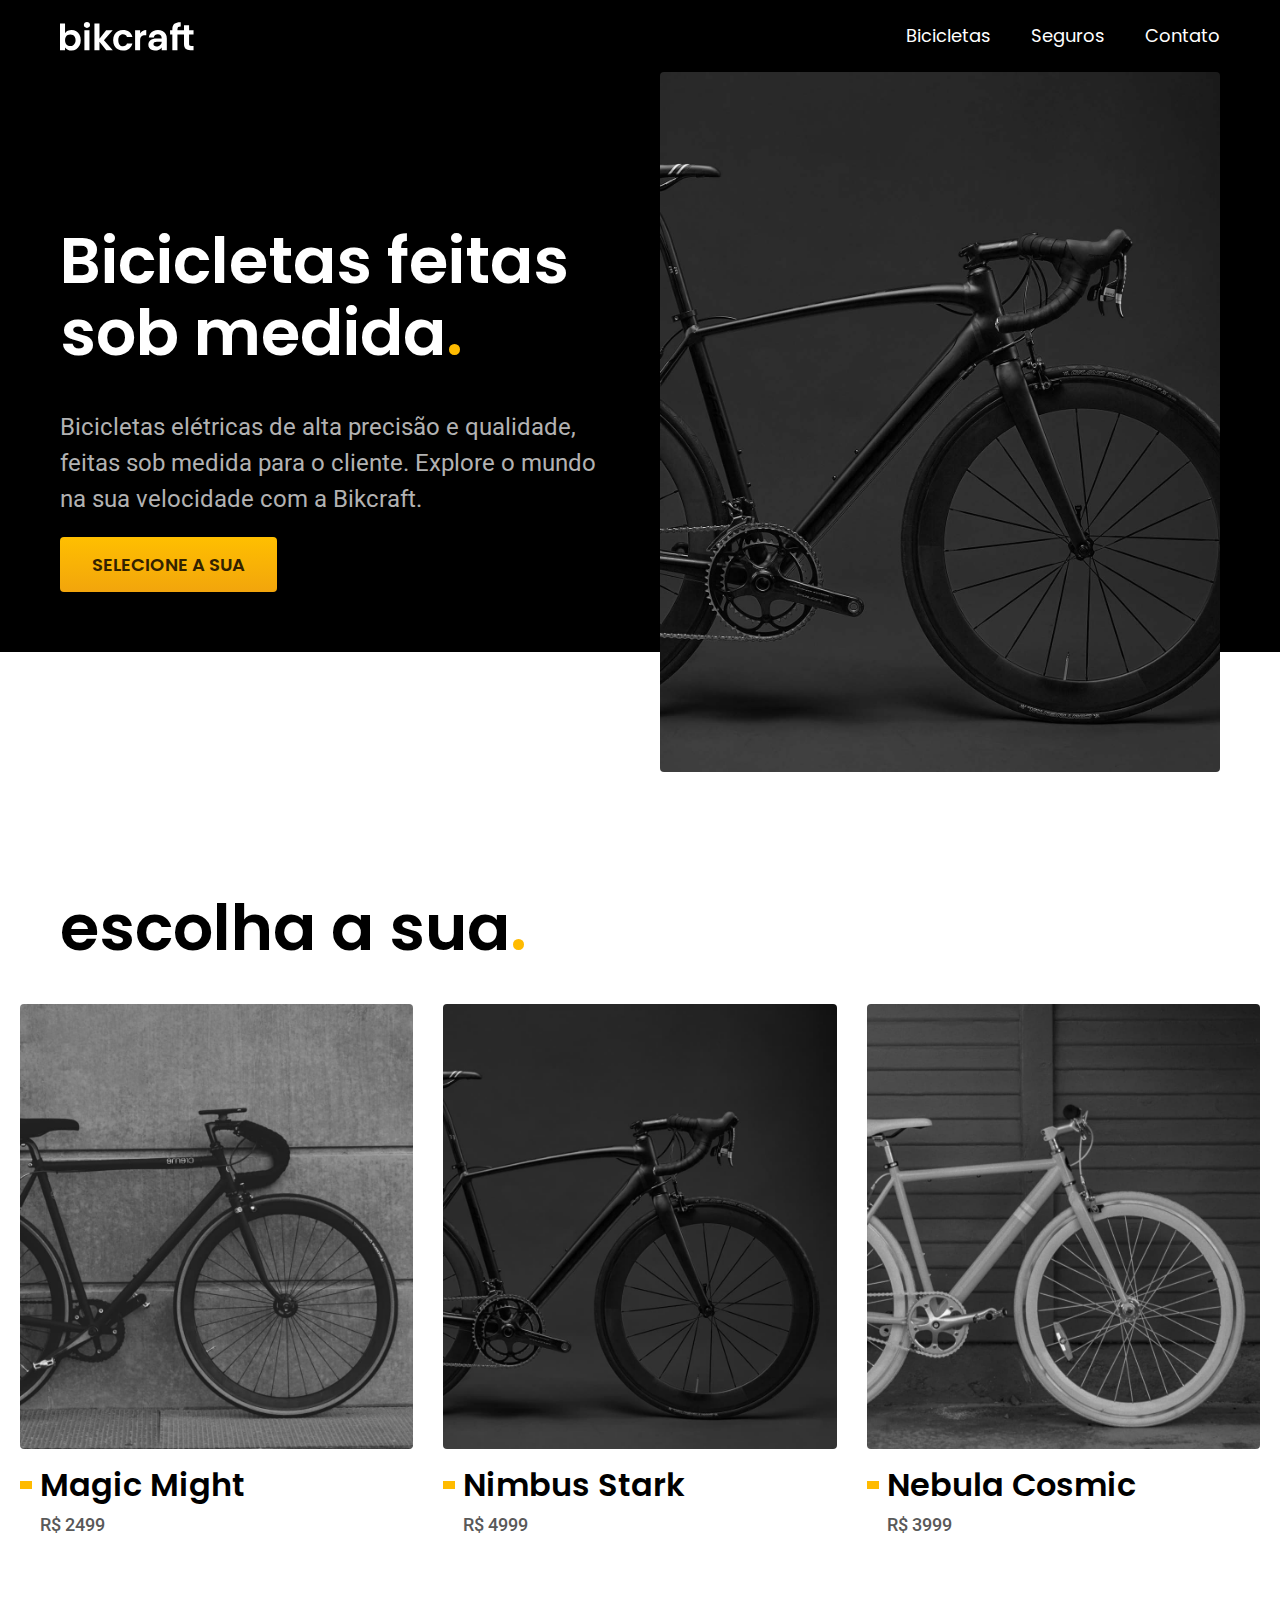
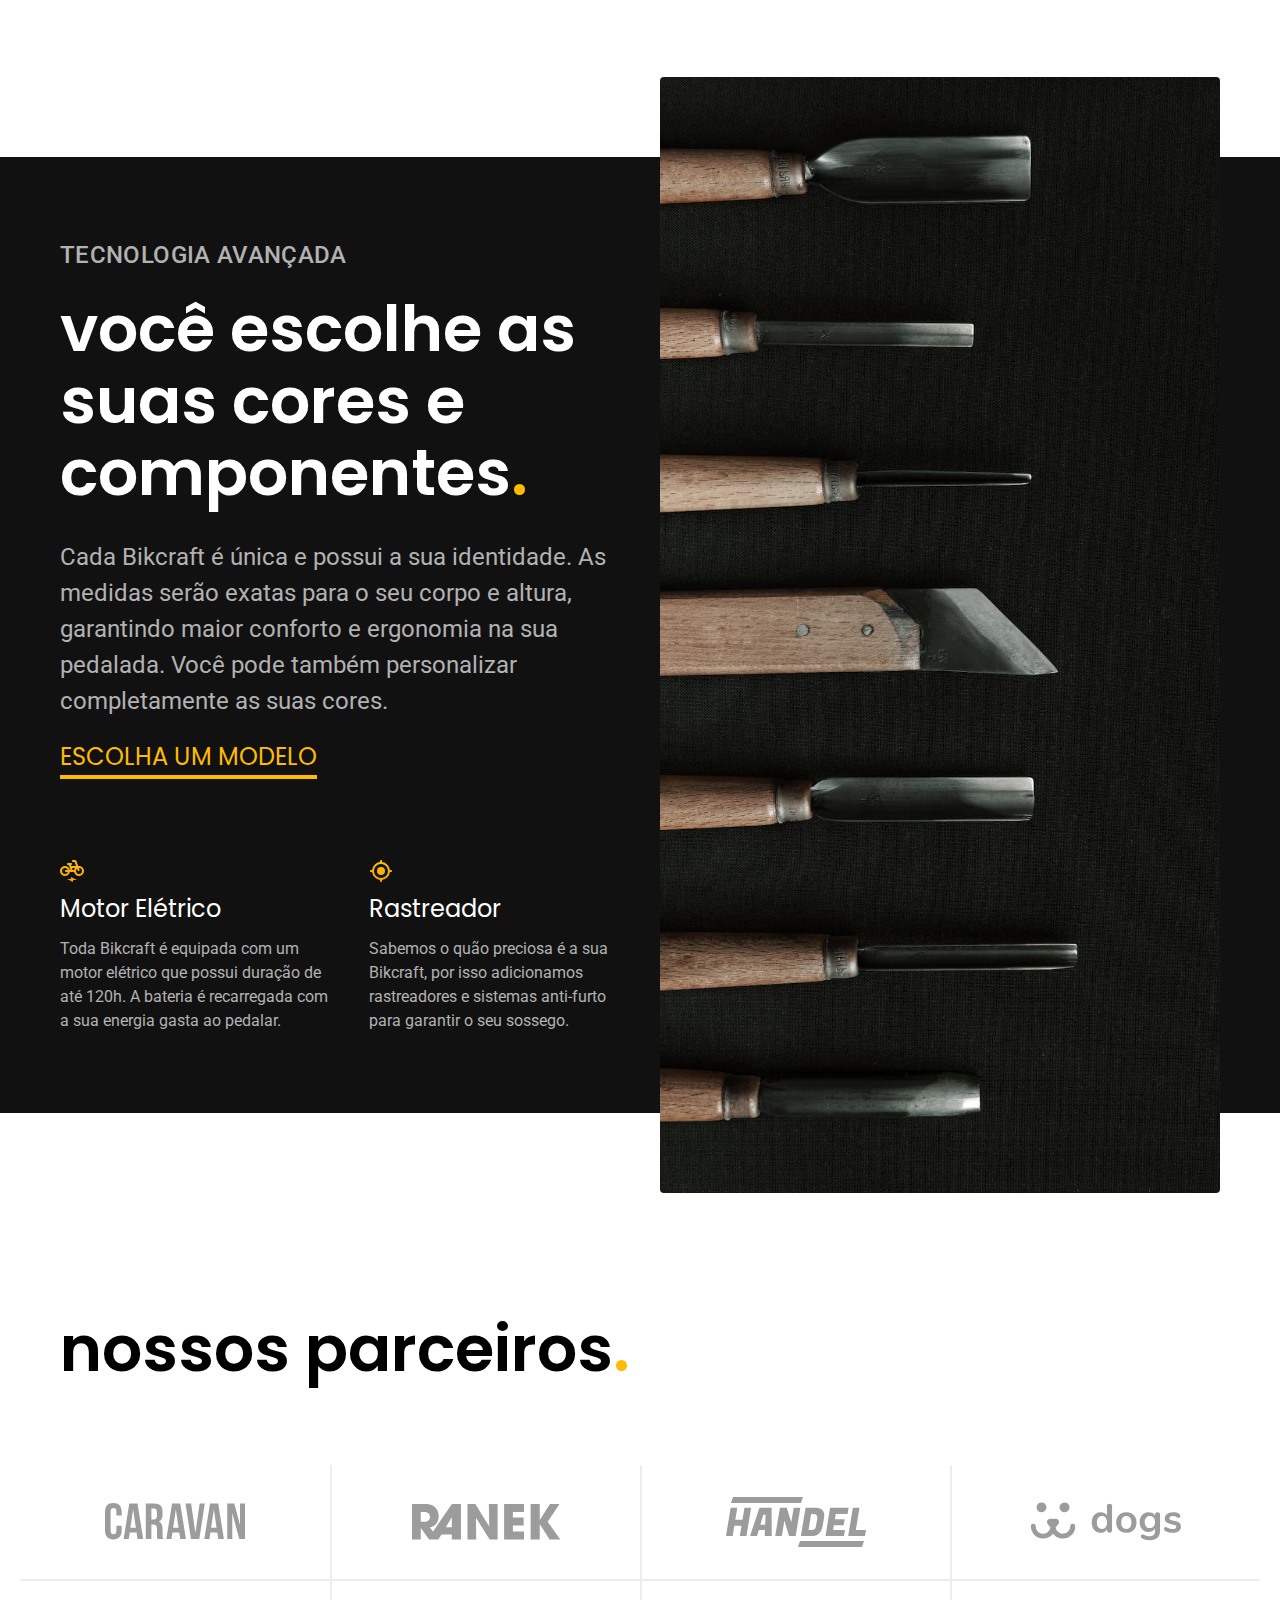
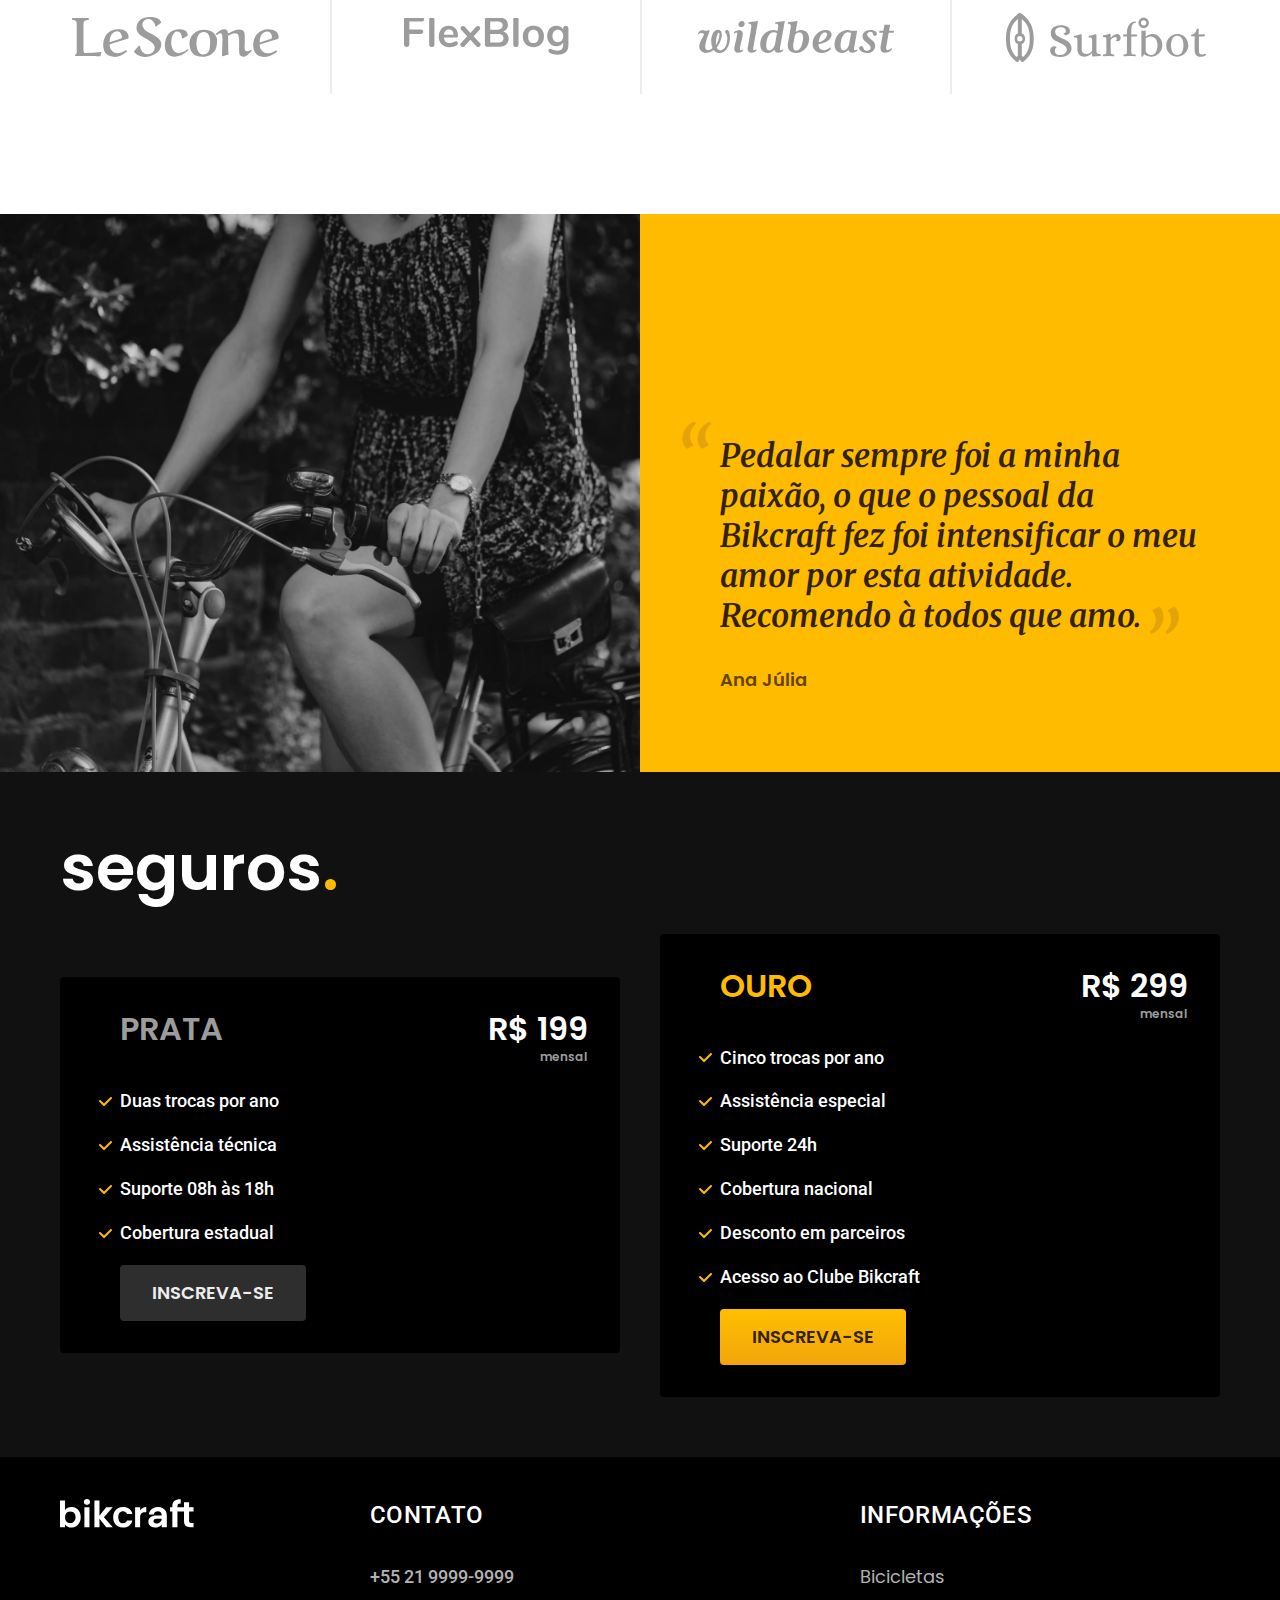
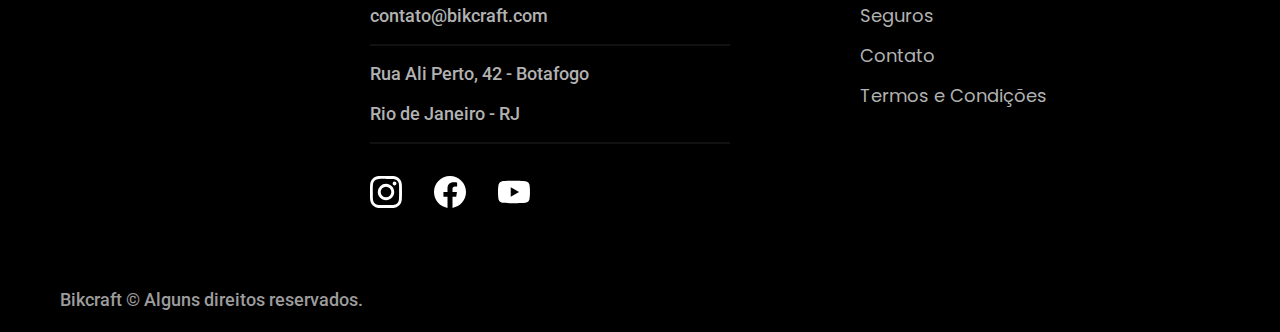
<file: index.html>
<!DOCTYPE html>
<html lang="en">

<head>
  <meta charset="UTF-8">
  <meta name="viewport" content="width=device-width, initial-scale=1.0">
  <title>Bikcraft Home</title>
  <meta name="description" content="Bicicletas elétricas de alta precisão e qualidade, feitas sob medida para o cliente. Explore o mundo na sua velocidade com a Bikcraft.">
  <link rel="stylesheet" href="css/style.css">
  <link rel="preconnect" href="https://fonts.googleapis.com">
  <link rel="preconnect" href="https://fonts.gstatic.com" crossorigin>
  <link href="https://fonts.googleapis.com/css2?family=Merriweather:ital,wght@0,900;1,900&family=Poppins:wght@400;600&family=Roboto:wght@400;500&display=swap" rel="stylesheet">
</head>

<body>
  <header class="header-bg">
    <div class="header container">
      <a href="./index.html"><img src="img/bikcraft.svg" alt="bikcraft"></a>
      <nav aria-label="primaria">
        <ul class="header-menu font-1-m c0">
          <li><a href="./bicicletas.html">Bicicletas</a></li>
          <li><a href="./seguros.html">Seguros</a></li>
          <li><a href="./contato.html">Contato</a></li>
        </ul>
      </nav>
    </div>
  </header>
  <main class="introducao-bg">
    <div class="introducao container">
      <div class="introducao-conteudo">
        <h1 class="font-1-xxl c0">Bicicletas feitas sob medida<span class="cp1">.</span></h1>
        <p class="font-2-l c5">Bicicletas elétricas de alta precisão e qualidade, feitas sob medida para o cliente. Explore o mundo na sua velocidade com a Bikcraft.</p>
        <a class="botao" href="./bicicletas.html">Selecione a sua</a>
      </div>
      <div class="introducao-imagem">
        <img src="img/fotos/introducao.jpg" alt="bicicleta nimbus stark">
      </div>
    </div>
  </main>
  <article class="bicicletas-lista">
    <h2 class="font-1-xxl container">escolha a sua<span class="cp1">.</span></h2>
    <ul>
      <li>
        <a href="./bicicletas/magic.html">
          <img src="img/bicicletas/magic-home.jpg" alt="bicicleta magic might">
          <h3 class="font-1-xl">Magic Might</h3>
          <span class="font-2-m c8">R$ 2499</span>
        </a>
      </li>
      <li>
        <a href="./bicicletas/nimbus.html">
          <img src="img/bicicletas/nimbus-home.jpg" alt="bicicleta nimbus stark">
          <h3 class="font-1-xl">Nimbus Stark</h3>
          <span class="font-2-m c8">R$ 4999</span>
        </a>
      </li>
      <li>
        <a href="./bicicletas/nebula.html">
          <img src="img/bicicletas/nebula-home.jpg" alt="bicicleta nebula cosmic">
          <h3 class="font-1-xl">Nebula Cosmic</h3>
          <span class="font-2-m c8">R$ 3999</span>
        </a>
      </li>
      </div>
  </article>
  <article class="tecnologia-bg">
    <div class="tecnologia container">
      <div class="tecnologia-conteudo">
        <span class="font-2-l-b c5">tecnologia avançada</span>
        <h2 class="font-1-xxl c0">você escolhe as suas cores e componentes<span class="cp1">.</span></h2>
        <p class="font-2-l c5">Cada Bikcraft é única e possui a sua identidade. As medidas serão exatas para o seu corpo e altura, garantindo maior conforto e ergonomia na sua pedalada. Você pode também personalizar completamente as suas cores.</p>
        <a href="" class="font-1-l cp1 link">escolha um modelo</a>
        <div class="tecnologia-vantagens">
          <div>
            <img src="img/icones/eletrica.svg" alt="">
            <h3 class="font-1-l c0">Motor Elétrico</h3>
            <p class="font-2-s c5">Toda Bikcraft é equipada com um motor elétrico que possui duração de até 120h. A bateria é recarregada com a sua energia gasta ao pedalar.</p>
          </div>
          <div>
            <img src="img/icones/rastreador.svg" alt="">
            <h3 class="font-1-l c0">Rastreador</h3>
            <p class="font-2-s c5">Sabemos o quão preciosa é a sua Bikcraft, por isso adicionamos rastreadores e sistemas anti-furto para garantir o seu sossego.</p>
          </div>
        </div>
      </div>
      <div class="tecnologia-imagem">
        <img src="img/fotos/tecnologia.jpg" alt="ferramentas utilizadas na produção">
      </div>
    </div>
  </article>
  <section class="parceiros" aria-label="parceiros">
    <h2 class="font-1-xxl container">nossos parceiros<span class="cp1">.</span></h2>
    <ul>
      <li><img src="./img/parceiros/caravan.svg" alt="Caravan" width="140" height="38"></li>
      <li><img src="./img/parceiros/ranek.svg" alt="Ranek" width="149" height="36"></li>
      <li><img src="./img/parceiros/handel.svg" alt="Handel" width="140" height="50"></li>
      <li><img src="./img/parceiros/dogs.svg" alt="Dogs" width="152" height="39"></li>
      <li><img src="./img/parceiros/lescone.svg" alt="LeScone" width="208" height="41"></li>
      <li><img src="./img/parceiros/flexblog.svg" alt="FlexBlog" width="165" height="38"></li>
      <li><img src="./img/parceiros/wildbeast.svg" alt="Wildbeast" width="196" height="34"></li>
      <li><img src="./img/parceiros/surfbot.svg" alt="Surfbot" width="200" height="49"></li>
    </ul>
  </section>
  <section class="depoimento" aria-label="depoimento">
    <div>
      <img src="img/fotos/depoimento.jpg" alt="Pessoa pedalando uma bicileta Bikcraft" width="780" height="680">
    </div>
    <div class="depoimento-conteudo">
      <blockquote class="font-1-xl cp5">
        <p>Pedalar sempre foi a minha paixão, o que o pessoal da Bikcraft fez foi intensificar o meu amor por esta atividade. Recomendo à todos que amo.</p>
      </blockquote>
      <span class="font-1-m-b cp4">Ana Júlia</span>
    </div>
  </section>
  <article class="seguros-bg">
    <div class="container seguros">
      <h2 class="font-1-xxl c0">seguros<span class="cp1">.</span></h2>
      <div class="seguros-grid">
        <div class="seguros-item">
          <h3 class="font-1-xl c6">PRATA</h3>
          <span class="font-1-xl c0">R$ 199<span class="font-1-xs c6">mensal</span></span>
          <ul class="font-2-m c0">
            <li>Duas trocas por ano</li>
            <li>Assistência técnica</li>
            <li>Suporte 08h às 18h</li>
            <li>Cobertura estadual</li>
          </ul>
          <a class="botao secundario" href="">Inscreva-se</a>
        </div>
        <div class="seguros-item">
          <h3 class="font-1-xl cp1">OURO</h3>
          <span class="font-1-xl c0">R$ 299<span class="font-1-xs c6">mensal</span></span>
          <ul class="font-2-m c0">
            <li>Cinco trocas por ano</li>
            <li>Assistência especial</li>
            <li>Suporte 24h</li>
            <li>Cobertura nacional</li>
            <li>Desconto em parceiros</li>
            <li>Acesso ao Clube Bikcraft</li>
          </ul>
          <a class="botao font-1-m-b" href="">Inscreva-se</a>
        </div>
      </div>
    </div>
  </article>
  <footer class="footer-bg">
    <div class="footer container">
      <a href="./index.html"><img src="./img/bikcraft.svg" alt="Bikcraft" width="136" height="32"></a>
      <div class="footer-contato">
        <h3 class="font-2-l-b c0">contato</h3>
        <ul class="font-2-m c5">
          <li><a href="tel:+5575999999999">+55 21 9999-9999</a></li>
          <li><a href="mailto:contato@bikcraft.com">contato@bikcraft.com</a></li>
          <li>Rua Ali Perto, 42 - Botafogo</li>
          <li>Rio de Janeiro - RJ</li>
        </ul>
        <div class="footer-redes">
          <a href="./"><img src="img/redes/instagram.svg" alt=""></a>
          <a href=""><img src="img/redes/facebook.svg" alt=""></a>
          <a href=""><img src="img/redes/youtube.svg" alt=""></a>
        </div>
      </div>
      <div class="footer-informacoes">
        <h3 class="font-2-l-b c0">Informações</h3>
        <nav>
          <ul class="font-1-m c5">
            <li><a href="./bicicletas.html">Bicicletas</a></li>
            <li><a href="./seguros.html">Seguros</a></li>
            <li><a href="./contato.html">Contato</a></li>
            <li><a href="./termos.html">Termos e Condições</a></li>
          </ul>
        </nav>
      </div>
      <p class="font-2-m c6 footer-copy">Bikcraft © Alguns direitos reservados.</p>
    </div>
  </footer>
</body>

</html>
</file>
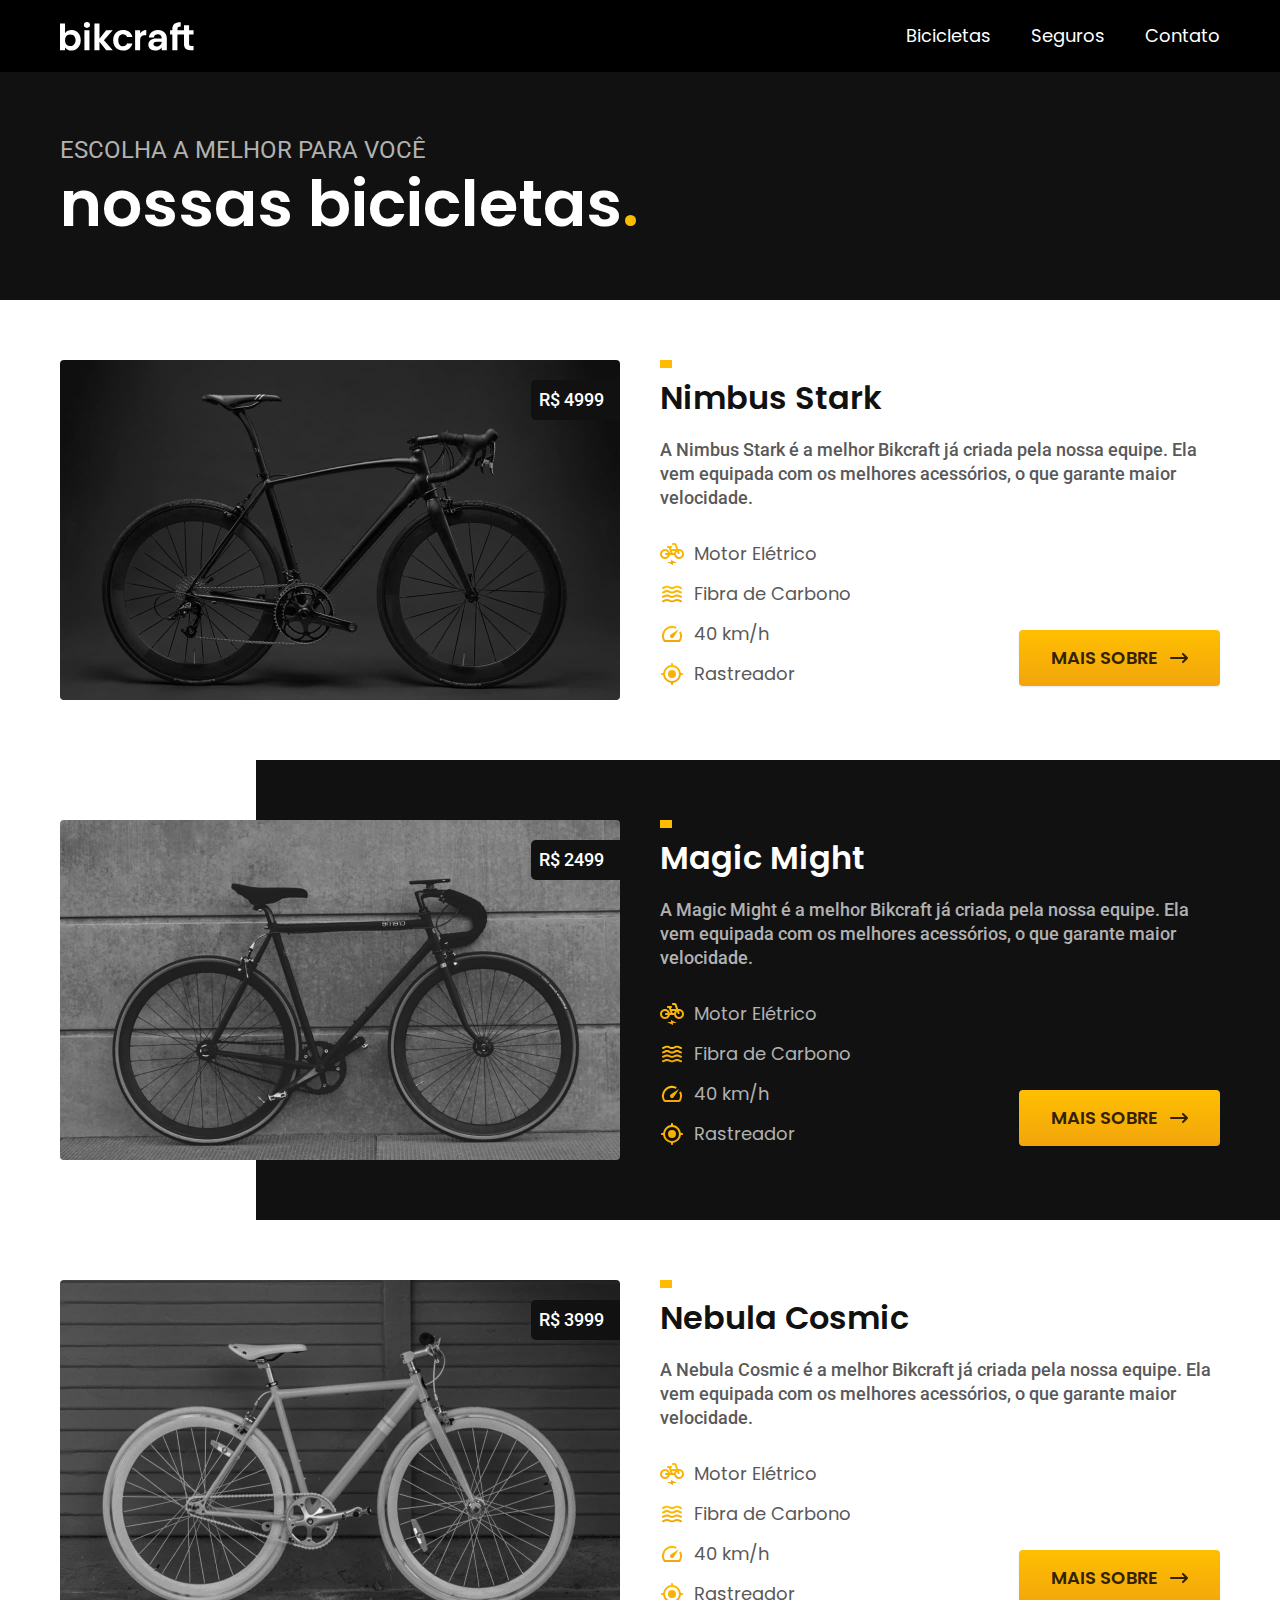
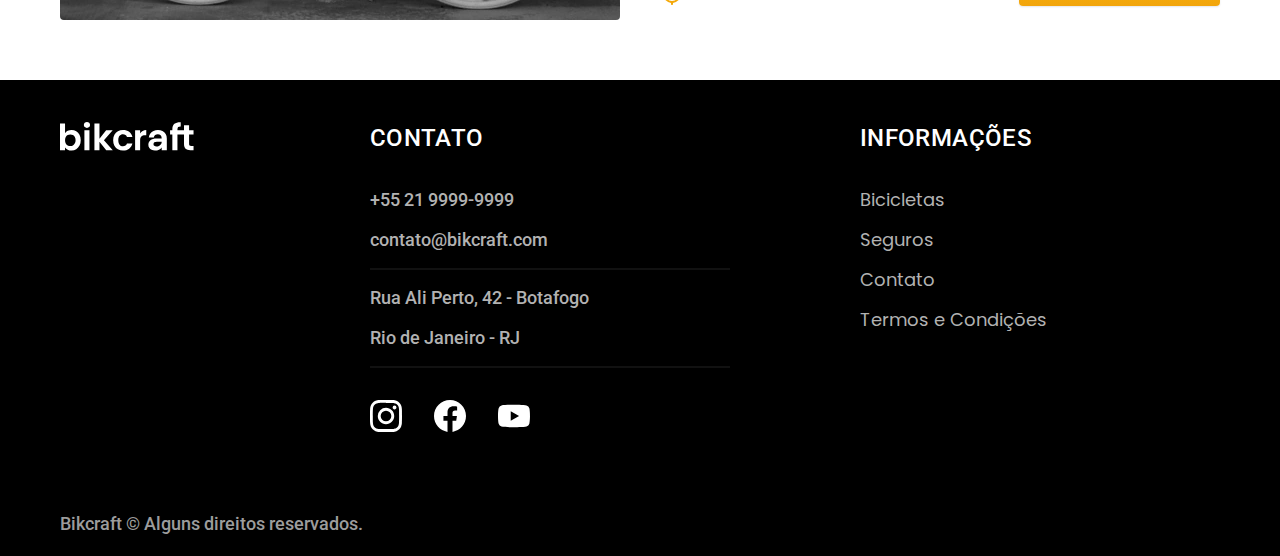
<file: bicicletas.html>
<!DOCTYPE html>
<html lang="en">

<head>
  <meta charset="UTF-8">
  <meta name="viewport" content="width=device-width, initial-scale=1.0">
  <title>Bicicletas | Bikcraft Home</title>
  <meta name="description" content="Bicicletas elétricas de alta precisão e qualidade, feitas sob medida para o cliente. Explore o mundo na sua velocidade com a Bikcraft.">
  <link rel="stylesheet" href="css/style.css">
  <link rel="preconnect" href="https://fonts.googleapis.com">
  <link rel="preconnect" href="https://fonts.gstatic.com" crossorigin>
  <link href="https://fonts.googleapis.com/css2?family=Merriweather:ital,wght@0,900;1,900&family=Poppins:wght@400;600&family=Roboto:wght@400;500&display=swap" rel="stylesheet">
</head>

<body>
  <header class="header-bg">
    <div class="header container">
      <a href="./index.html"><img src="img/bikcraft.svg" alt="bikcraft"></a>
      <nav aria-label="primaria">
        <ul class="header-menu font-1-m c0">
          <li><a href="./bicicletas.html">Bicicletas</a></li>
          <li><a href="./seguros.html">Seguros</a></li>
          <li><a href="./contato.html">Contato</a></li>
        </ul>
      </nav>
    </div>
  </header>
  <main>
    <div class="titulo-bg">
      <div class="titulo container">
        <span class="font-2-l c5">ESCOLHA A MELHOR PARA VOCÊ</span>
        <h1 class="font-1-xxl c0">nossas bicicletas<span class="cp1">.</span></h1>
      </div>
    </div>
    <div>
      <div class="bicicletas container">
        <div class="bicicletas-imagem">
          <img src="img/bicicletas/nimbus.jpg" alt="">
          <span class="font-2-m c0">R$ 4999</span>
        </div>
        <div class="bicicletas-conteudo">
          <h2 class="font-1-xl c11">Nimbus Stark</h2>
          <p class="font-2-m c8">A Nimbus Stark é a melhor Bikcraft já criada pela nossa equipe. Ela vem equipada com os melhores acessórios, o que garante maior velocidade.</p>
          <ul class="font-1-m c8">
            <li>
              <img src="img/icones/eletrica.svg" alt="">
              Motor Elétrico
            </li>
            <li>
              <img src="img/icones/carbono.svg" alt="">
              Fibra de Carbono
            </li>
            <li>
              <img src="img/icones/velocidade.svg" alt="">
              40 km/h
            </li>
            <li>
              <img src="img/icones/rastreador.svg" alt="">
              Rastreador
            </li>
          </ul>
          <a class="botao seta" href="bicicletas/nimbus.html">MAIS SOBRE</a>
        </div>
      </div>
      <div class="bicicletas-bg">
        <div class="bicicletas container">
          <div class="bicicletas-imagem">
            <img src="img/bicicletas/magic.jpg" alt="">
            <span class="font-2-m c0">R$ 2499</span>
          </div>
          <div class="bicicletas-conteudo">
            <h2 class="font-1-xl c0">Magic Might</h2>
            <p class="font-2-m c5">A Magic Might é a melhor Bikcraft já criada pela nossa equipe. Ela vem equipada com os melhores acessórios, o que garante maior velocidade.</p>
            <ul class="font-1-m c5">
              <li>
                <img src="img/icones/eletrica.svg" alt="">
                Motor Elétrico
              </li>
              <li>
                <img src="img/icones/carbono.svg" alt="">
                Fibra de Carbono
              </li>
              <li>
                <img src="img/icones/velocidade.svg" alt="">
                40 km/h
              </li>
              <li>
                <img src="img/icones/rastreador.svg" alt="">
                Rastreador
              </li>
            </ul>
            <a class="botao seta" href="bicicletas/magic.html">MAIS SOBRE</a>
          </div>
        </div>
      </div>

      <div class="bicicletas container">
        <div class="bicicletas-imagem">
          <img src="img/bicicletas/nebula.jpg" alt="">
          <span class="font-2-m c0">R$ 3999</span>
        </div>
        <div class="bicicletas-conteudo">
          <h2 class="font-1-xl c11">Nebula Cosmic</h2>
          <p class="font-2-m c8">A Nebula Cosmic é a melhor Bikcraft já criada pela nossa equipe. Ela vem equipada com os melhores acessórios, o que garante maior velocidade.</p>
          <ul class="font-1-m c8">
            <li>
              <img src="img/icones/eletrica.svg" alt="">
              Motor Elétrico
            </li>
            <li>
              <img src="img/icones/carbono.svg" alt="">
              Fibra de Carbono
            </li>
            <li>
              <img src="img/icones/velocidade.svg" alt="">
              40 km/h
            </li>
            <li>
              <img src="img/icones/rastreador.svg" alt="">
              Rastreador
            </li>
          </ul>
          <a class="botao seta" href="bicicletas/nebula.html">MAIS SOBRE</a>
        </div>
      </div>
    </div>
  </main>
  <footer class="footer-bg">
    <div class="footer container">
      <a href="./index.html"><img src="./img/bikcraft.svg" alt="Bikcraft" width="136" height="32"></a>
      <div class="footer-contato">
        <h3 class="font-2-l-b c0">contato</h3>
        <ul class="font-2-m c5">
          <li><a href="tel:+5575999999999">+55 21 9999-9999</a></li>
          <li><a href="mailto:contato@bikcraft.com">contato@bikcraft.com</a></li>
          <li>Rua Ali Perto, 42 - Botafogo</li>
          <li>Rio de Janeiro - RJ</li>
        </ul>
        <div class="footer-redes">
          <a href="./"><img src="img/redes/instagram.svg" alt=""></a>
          <a href=""><img src="img/redes/facebook.svg" alt=""></a>
          <a href=""><img src="img/redes/youtube.svg" alt=""></a>
        </div>
      </div>
      <div class="footer-informacoes">
        <h3 class="font-2-l-b c0">Informações</h3>
        <nav>
          <ul class="font-1-m c5">
            <li><a href="./bicicletas.html">Bicicletas</a></li>
            <li><a href="./seguros.html">Seguros</a></li>
            <li><a href="./contato.html">Contato</a></li>
            <li><a href="./termos.html">Termos e Condições</a></li>
          </ul>
        </nav>
      </div>
      <p class="font-2-m c6 footer-copy">Bikcraft © Alguns direitos reservados.</p>
    </div>
  </footer>
</body>

</html>
</file>
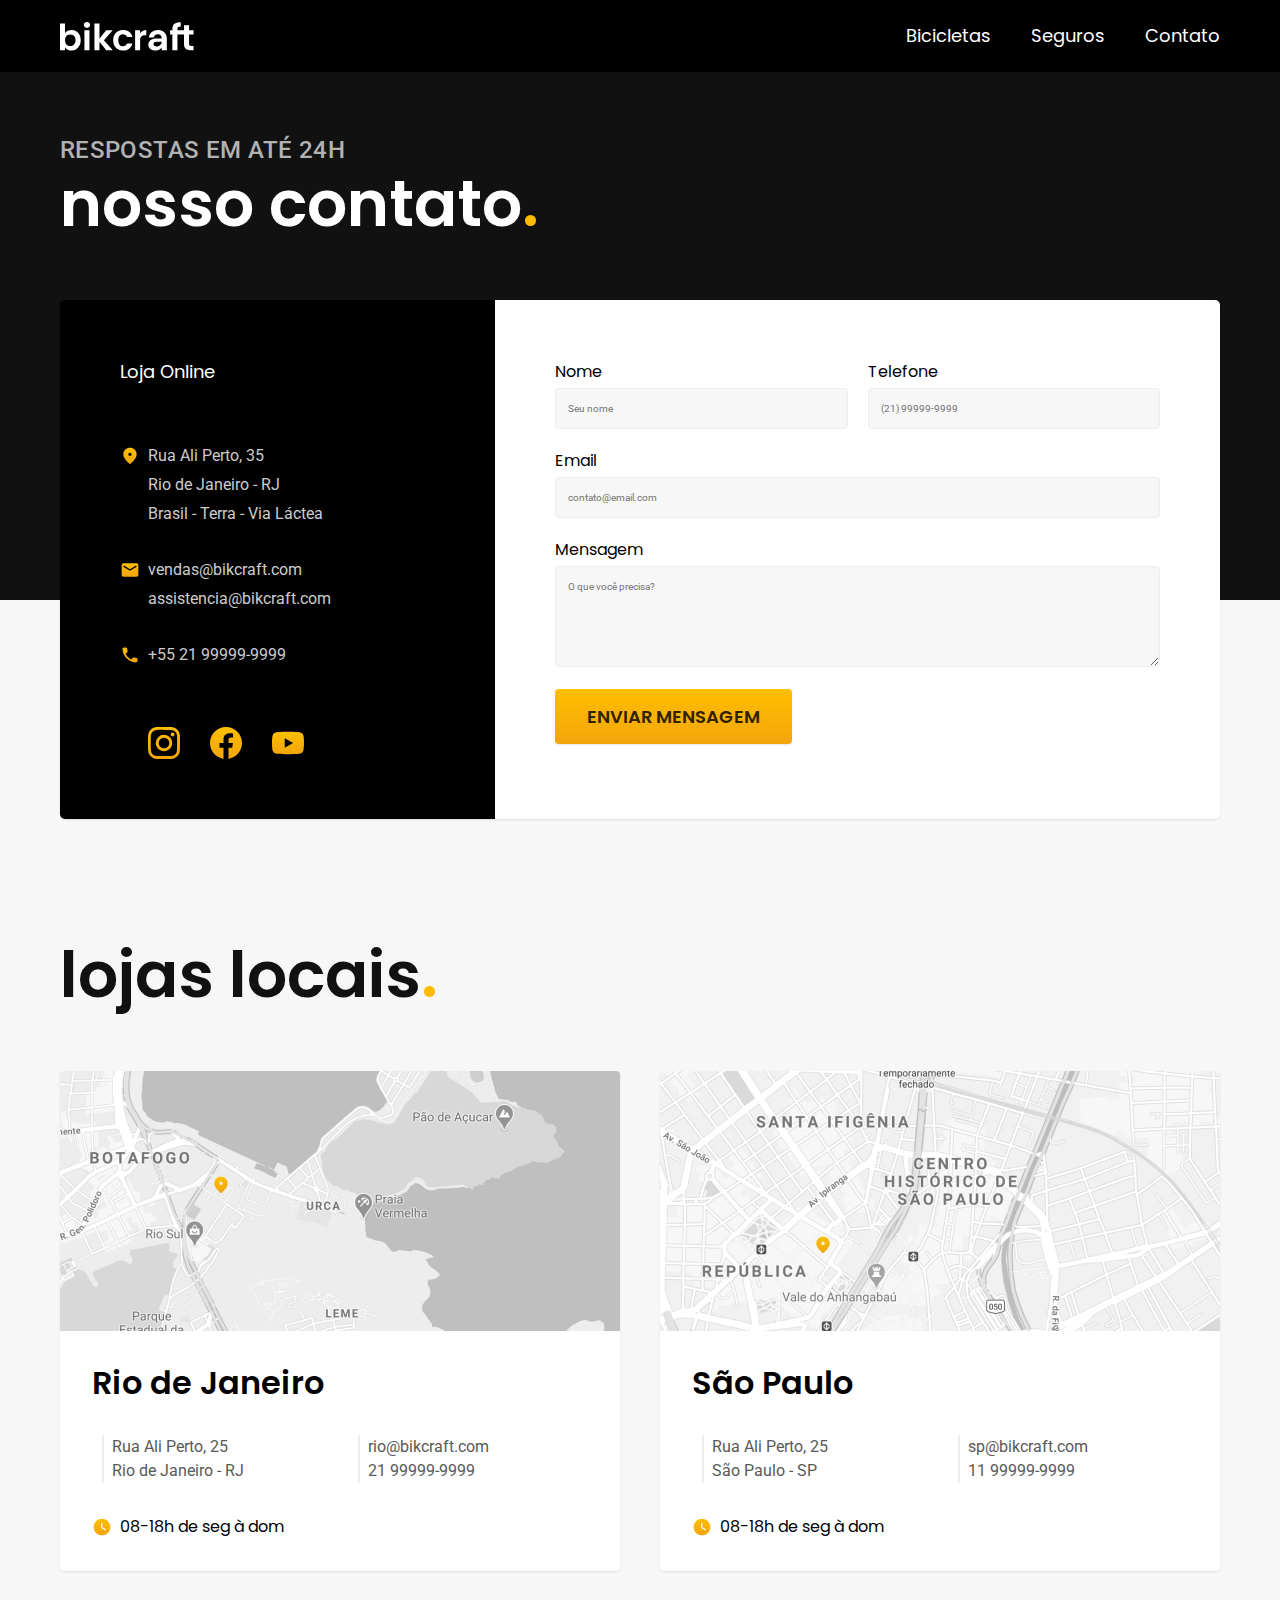
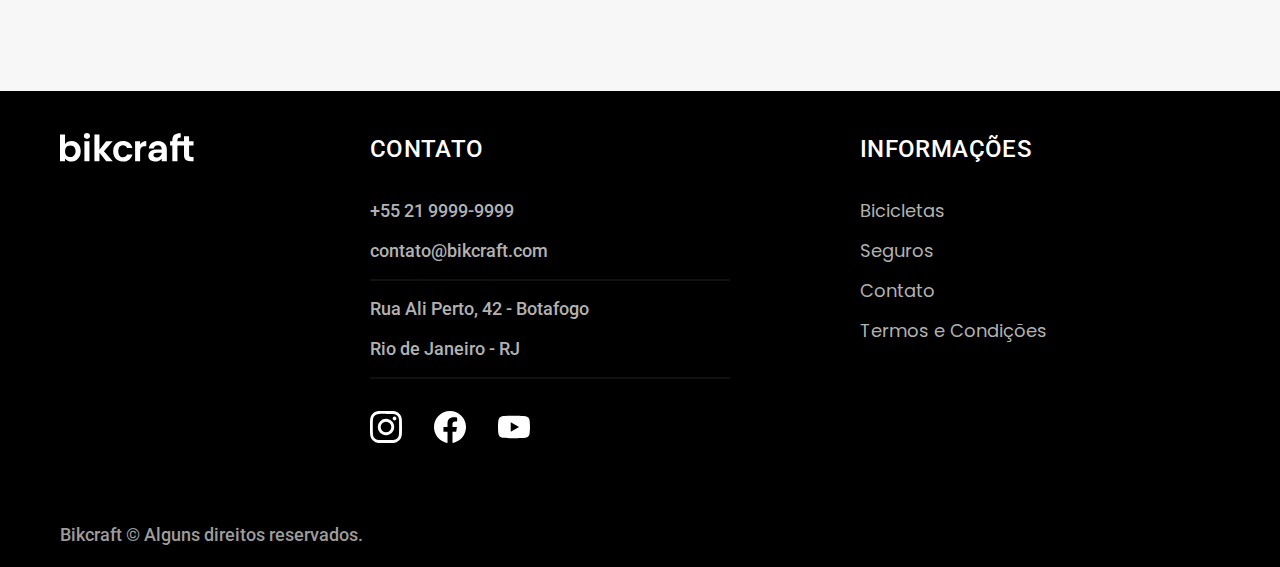
<file: contato.html>
<!DOCTYPE html>
<html lang="en">

<head>
  <meta charset="UTF-8">
  <meta name="viewport" content="width=device-width, initial-scale=1.0">
  <title>Contato | Bikcraft Home</title>
  <meta name="description" content="Bicicletas elétricas de alta precisão e qualidade, feitas sob medida para o cliente. Explore o mundo na sua velocidade com a Bikcraft.">
  <link rel="stylesheet" href="../css/style.css">
  <link rel="preconnect" href="https://fonts.googleapis.com">
  <link rel="preconnect" href="https://fonts.gstatic.com" crossorigin>
  <link href="https://fonts.googleapis.com/css2?family=Merriweather:ital,wght@0,900;1,900&family=Poppins:wght@400;600&family=Roboto:wght@400;500&display=swap" rel="stylesheet">
</head>

<body class="contato-bg">
  <header class="header-bg">
    <div class="header container">
      <a href="../index.html"><img src="../img/bikcraft.svg" alt="bikcraft"></a>
      <nav aria-label="primaria">
        <ul class="header-menu font-1-m c0">
          <li><a href="./bicicletas.html">Bicicletas</a></li>
          <li><a href="./seguros.html">Seguros</a></li>
          <li><a href="./contato.html">Contato</a></li>
        </ul>
      </nav>
    </div>
  </header>
  <main>
    <div class="titulo-bg">
      <div class="titulo container">
        <span class="font-2-l-b c5">RESPOSTAS EM ATÉ 24H</span>
        <h1 class="font-1-xxl c0">nosso contato<span class="cp1">.</span></h1>
      </div>
    </div>
    <div class="contato container">
      <section class="contato-dados" aria-label="Endereço">
        <h2 class="font-1-m c0">Loja Online</h2>
        <div class="contato-endereco font-2-s c4">
          <p>Rua Ali Perto, 35</p>
          <p>Rio de Janeiro - RJ</p>
          <p>Brasil - Terra - Via Láctea</p>
        </div>
        <address class="contato-meios font-2-s c4">
          <a href="mailto:vendas@bikcraft.com">vendas@bikcraft.com</a>
          <a href="mailto:assistencia@bikcraft.com">assistencia@bikcraft.com</a>
          <a href="tel:+5521999999999">+55 21 99999-9999</a>
        </address>
        <div class="contato-redes">
          <a href=""><img src="./img/redes/instagram-p.svg" alt="Instagram"></a>
          <a href=""><img src="./img/redes/facebook-p.svg" alt="Facebook"></a>
          <a href=""><img src="./img/redes/youtube-p.svg" alt="Youtube"></a>
        </div>
      </section>
      <section class="contato-formulario" aria-label="formulário">
        <form class="form" action="./contato.html">
          <div>
            <label class="font-1-s" for="nome">Nome</label>
            <input type="text" id="nome" name="nome" placeholder="Seu nome">
          </div>
          <div>
            <label class="font-1-s" for="telefone">Telefone</label>
            <input type="text" id="telefone" name="telefone" placeholder="(21) 99999-9999">
          </div>
          <div class="col-2">
            <label class="font-1-s" for="email">Email</label>
            <input type="text" id="email" name="email" placeholder="contato@email.com">
          </div>
          <div class="col-2">
            <label class="font-1-s" for="mensagem">Mensagem</label>
            <textarea rows="5" name="mensagem" id="mensagem" placeholder="O que você precisa?"></textarea>
          </div>
          <button class="col-2 botao">ENVIAR MENSAGEM</button>
        </form>
      </section>
    </div>
  </main>
  <article class="lojas container">
    <h2 class="font-1-xxl c11">lojas locais<span class="cp1">.</span></h2>
    <div class="lojas-2">
      <div class="loja-conteudo">
        <img src="img/lojas/rj.jpg" alt="foto do mapa com marcação na localização Rua Ali Perto, 25 - RJ">
        <div class="loja-dados">
          <h3 class="font-1-xl">Rio de Janeiro</h3>
          <div class="font-2-s c8">
            <p>Rua Ali Perto, 25</p>
            <p>Rio de Janeiro - RJ</p>
          </div>
          <div class="font-2-s c8">
            <a href="mailto:rio@bikcraft.com">rio@bikcraft.com</a>
            <a href="tel:+5521999999999">21 99999-9999</a>
          </div>
          <p class="loja-tempo font-1-s"><img src="img/icones/horario.svg" alt="">08-18h de seg à dom</p>
        </div>
      </div>
      <div class="loja-conteudo">
        <img src="img/lojas/sp.jpg" alt="foto do mapa com marcação na localização Rua Ali Perto, 25 - SP">
        <div class="loja-dados">
          <h3 class="font-1-xl">São Paulo</h3>
          <div class="font-2-s c8">
            <p>Rua Ali Perto, 25</p>
            <p>São Paulo - SP</p>
          </div>
          <div class="font-2-s c8">
            <a href="mailto:sp@bikcraft.com">sp@bikcraft.com</a>
            <a href="tel:+5511999999999">11 99999-9999</a>
          </div>
          <p class="loja-tempo font-1-s"><img src="img/icones/horario.svg" alt="">08-18h de seg à dom</p>
        </div>
      </div>
    </div>
  </article>
  
  <footer class="footer-bg">
    <div class="footer container">
      <a href="../index.html"><img src="../img/bikcraft.svg" alt="Bikcraft" width="136" height="32"></a>
      <div class="footer-contato">
        <h3 class="font-2-l-b c0">contato</h3>
        <ul class="font-2-m c5">
          <li><a href="tel:+5575999999999">+55 21 9999-9999</a></li>
          <li><a href="mailto:contato@bikcraft.com">contato@bikcraft.com</a></li>
          <li>Rua Ali Perto, 42 - Botafogo</li>
          <li>Rio de Janeiro - RJ</li>
        </ul>
        <div class="footer-redes">
          <a href=""><img src="img/redes/instagram.svg" alt=""></a>
          <a href=""><img src="img/redes/facebook.svg" alt=""></a>
          <a href=""><img src="img/redes/youtube.svg" alt=""></a>
        </div>
      </div>
      <div class="footer-informacoes">
        <h3 class="font-2-l-b c0">Informações</h3>
        <nav>
          <ul class="font-1-m c5">
            <li><a href="../bicicletas.html">Bicicletas</a></li>
            <li><a href="../seguros.html">Seguros</a></li>
            <li><a href="../contato.html">Contato</a></li>
            <li><a href="../termos.html">Termos e Condições</a></li>
          </ul>
        </nav>
      </div>
      <p class="font-2-m c6 footer-copy">Bikcraft © Alguns direitos reservados.</p>
    </div>
  </footer>
</body>

</html>
</file>
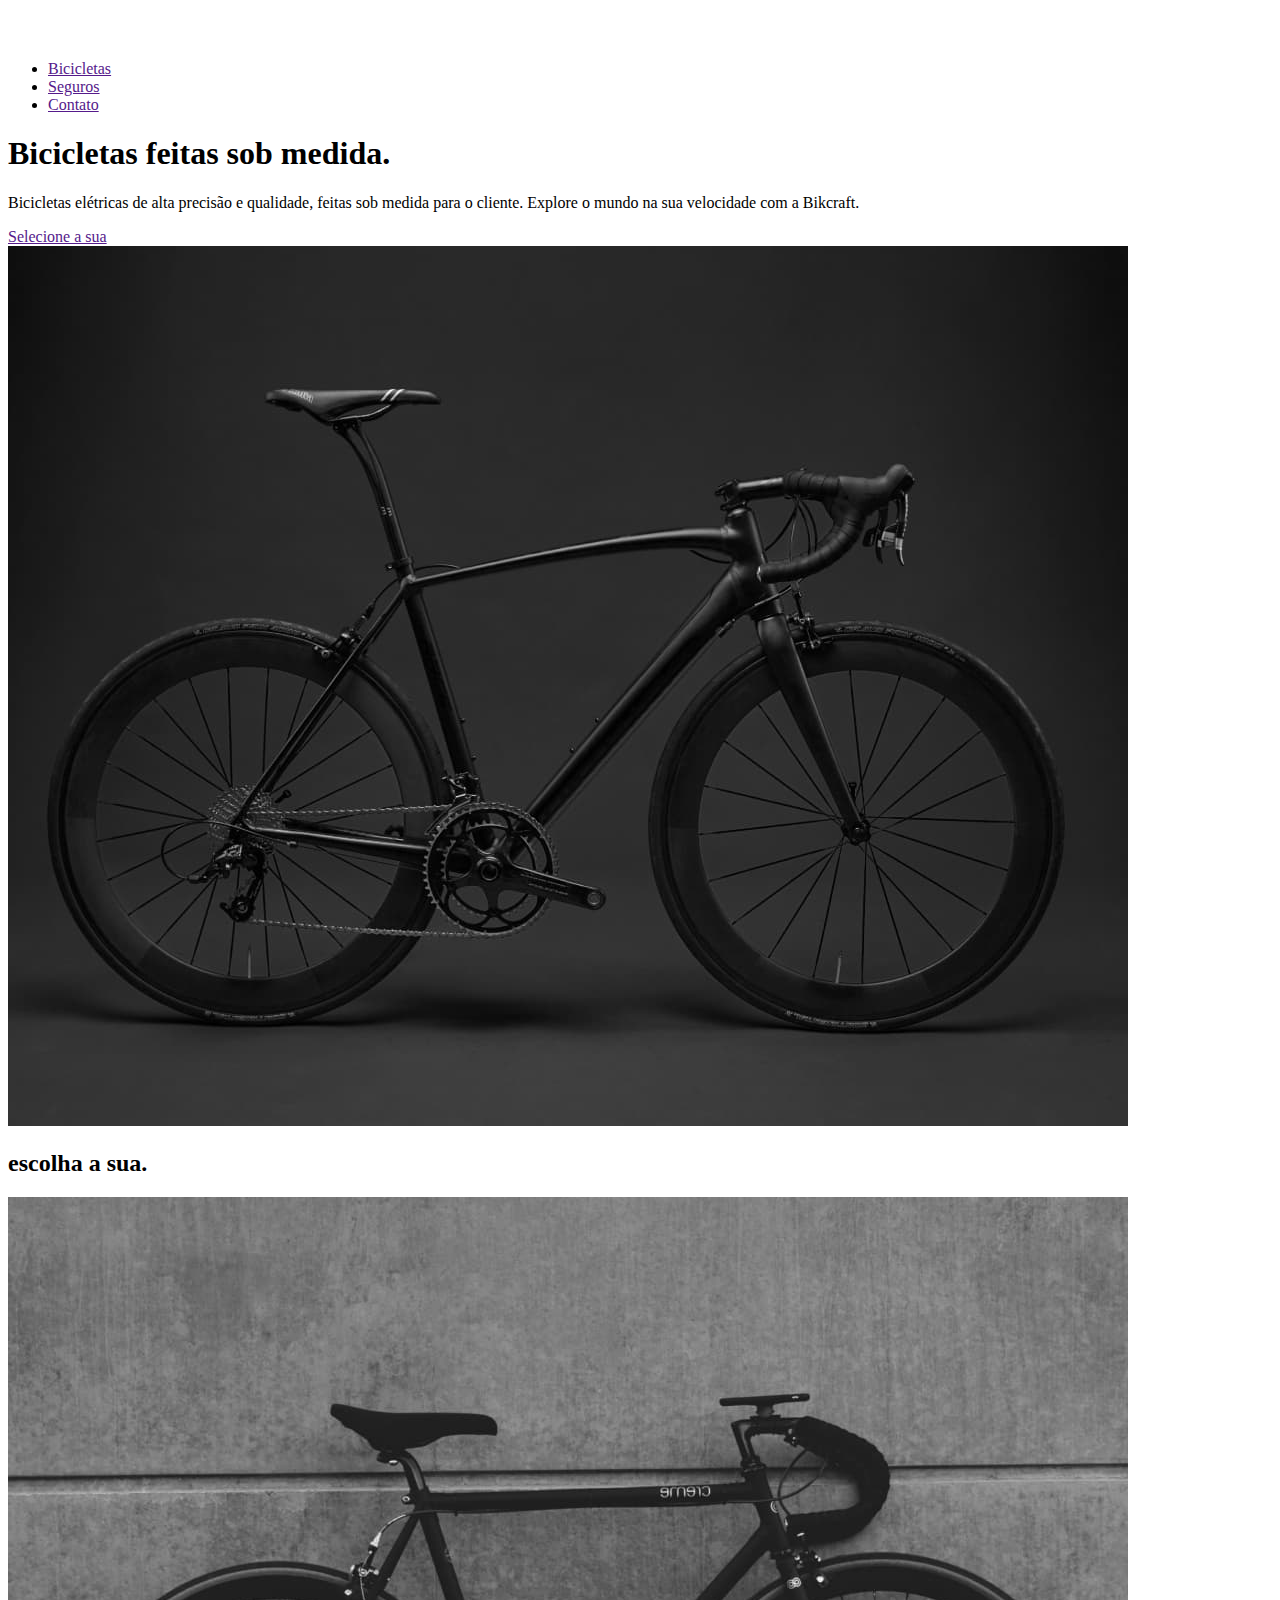
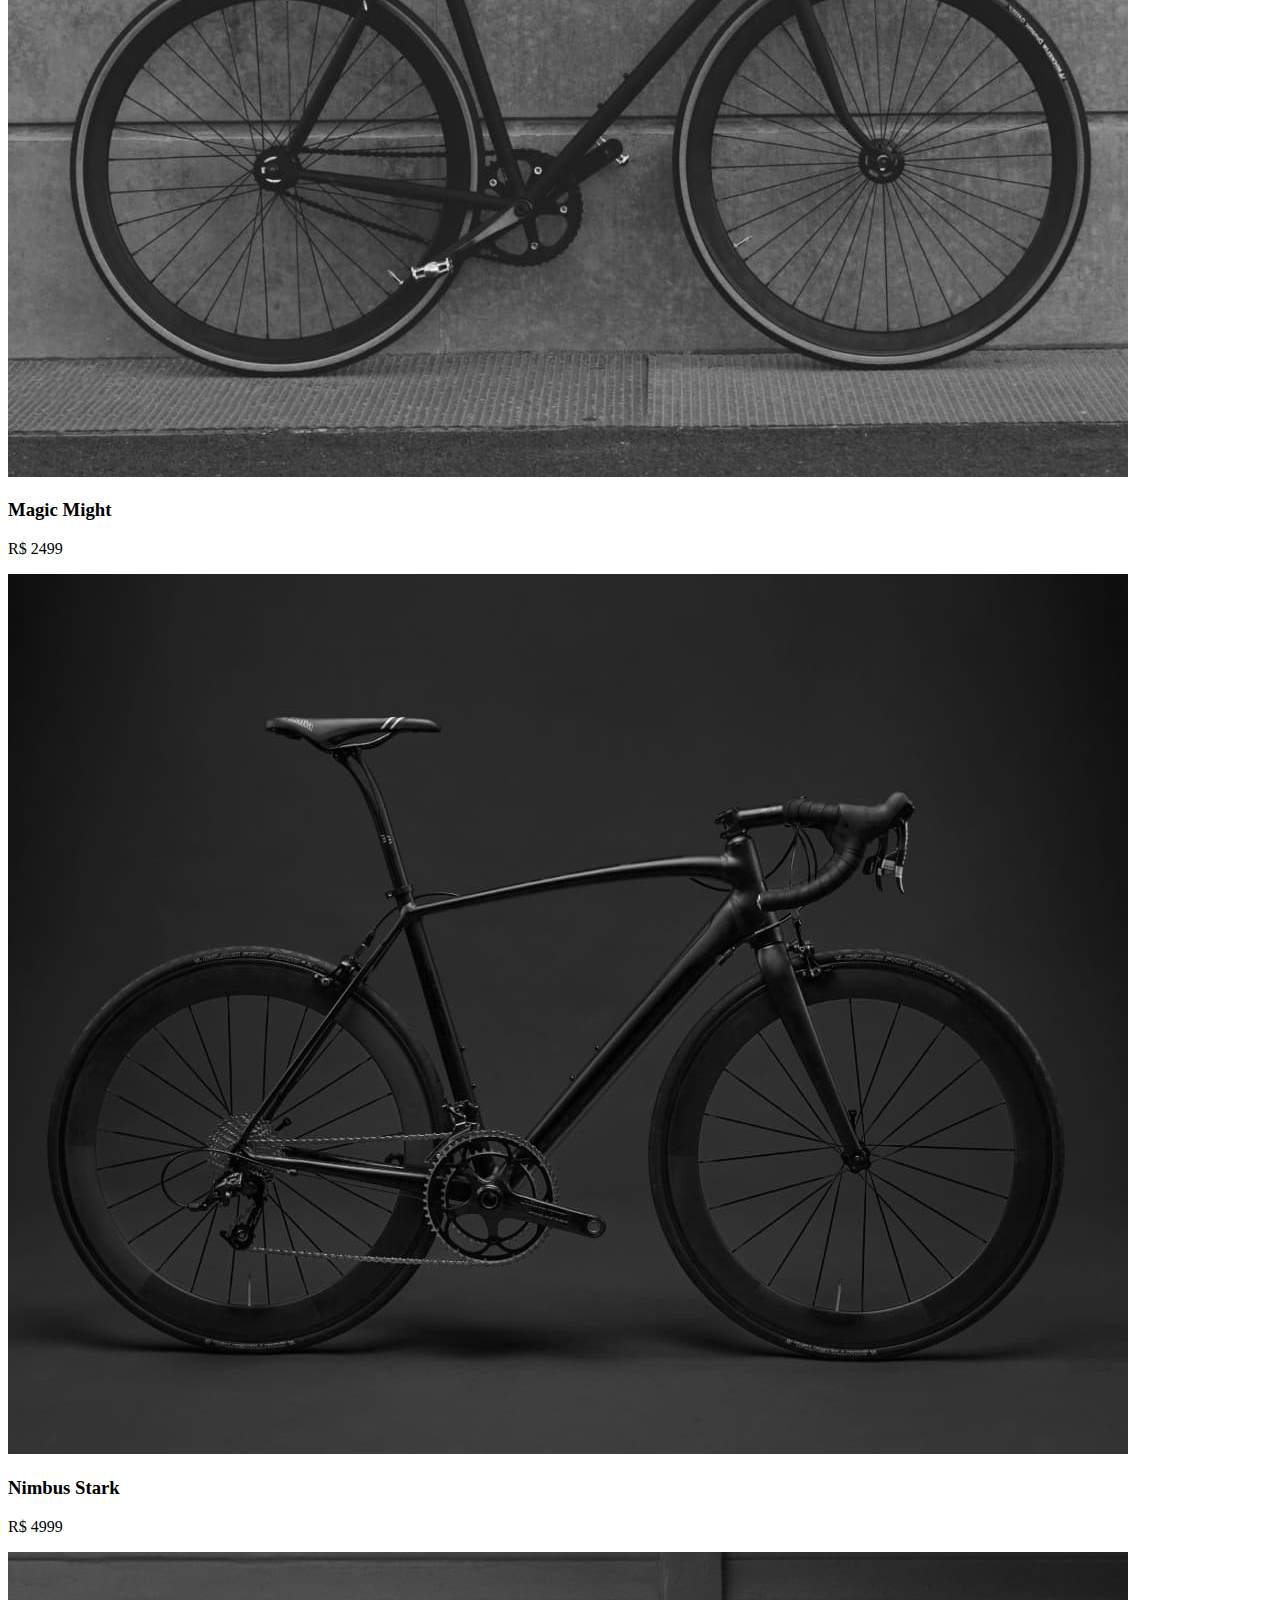
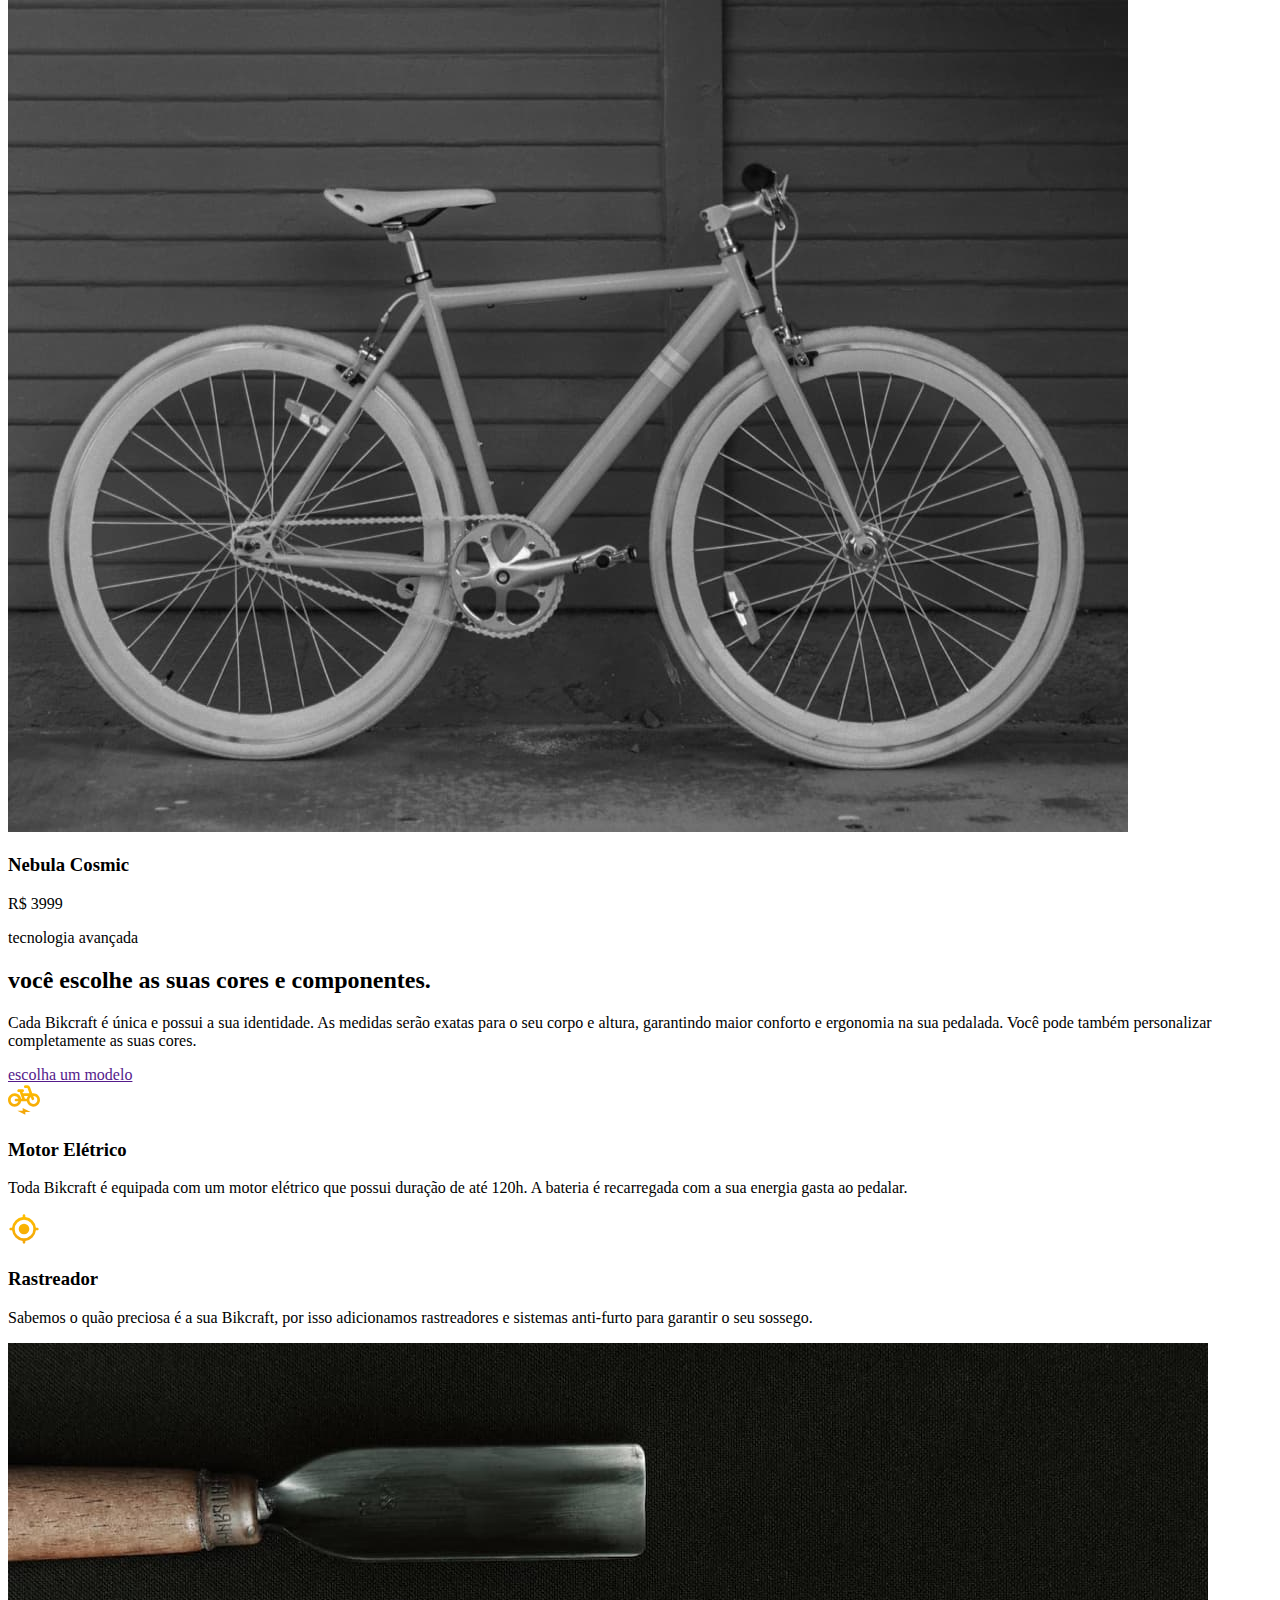
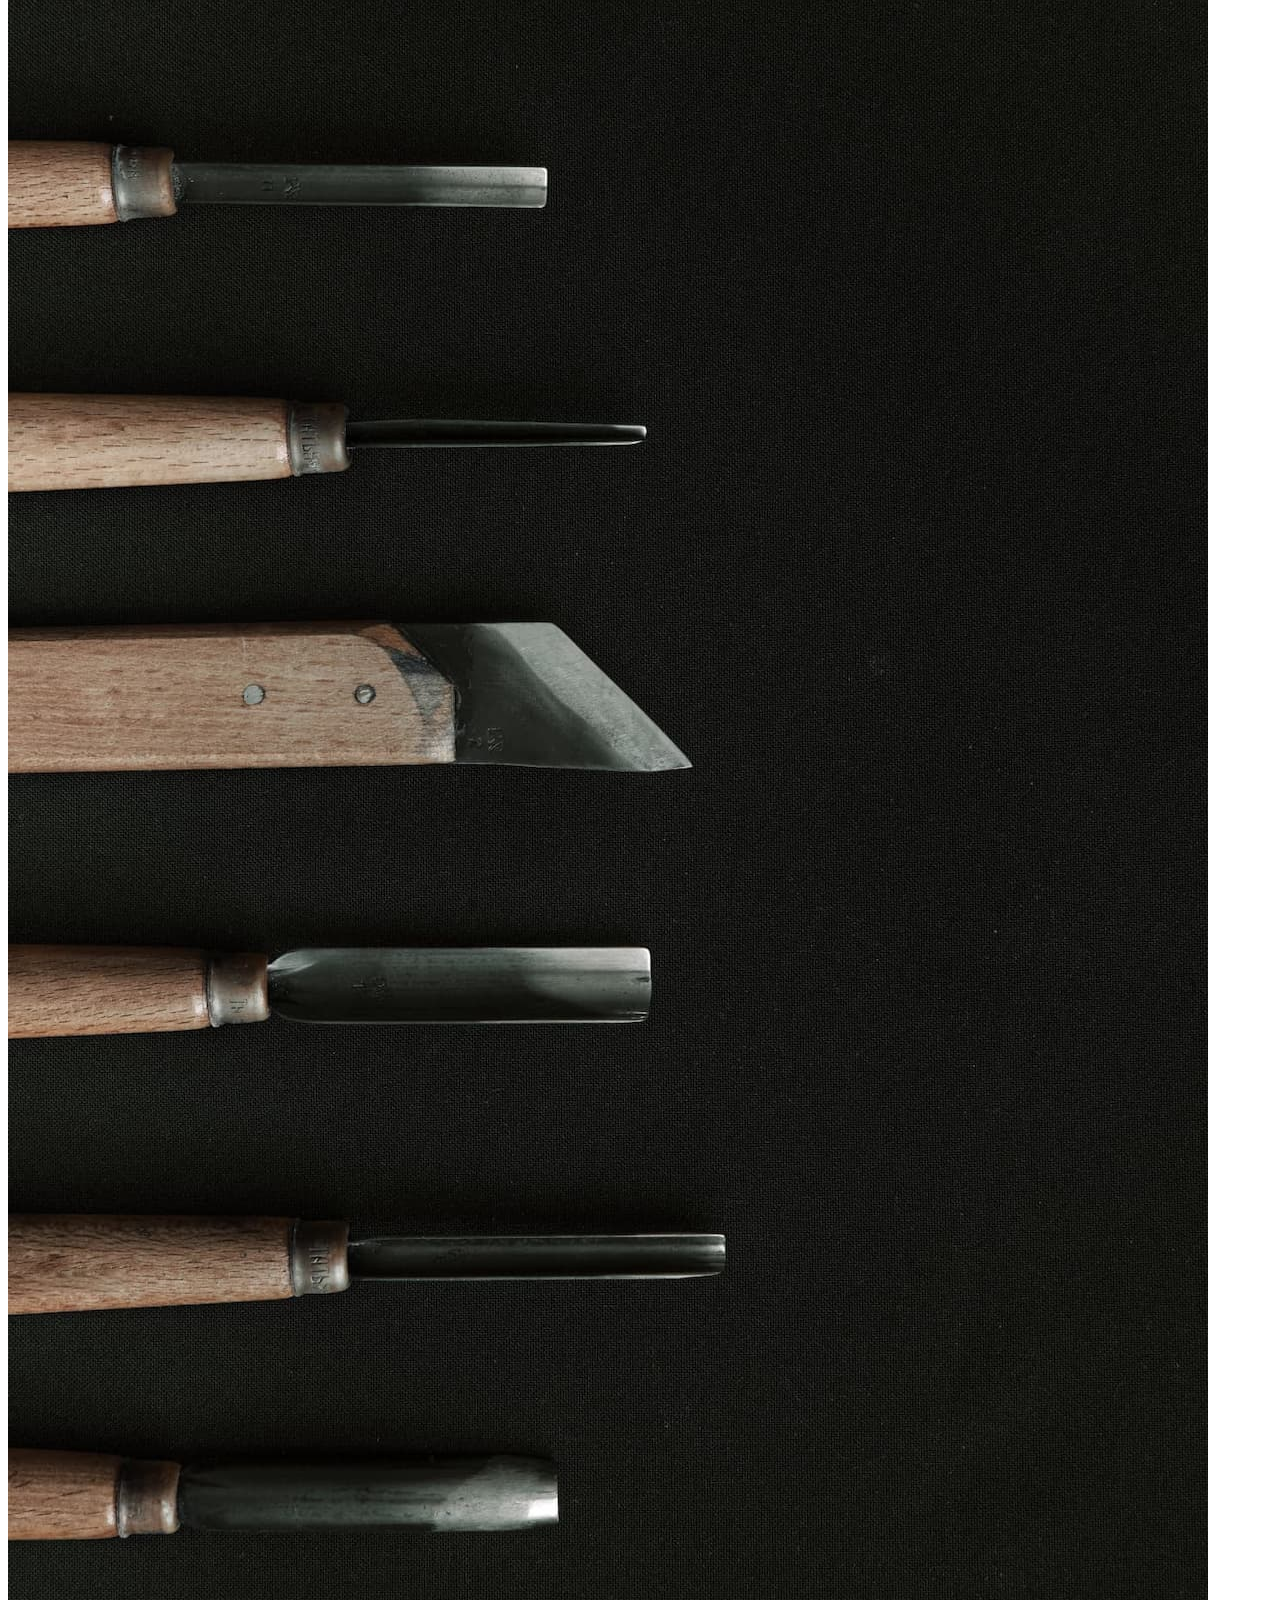
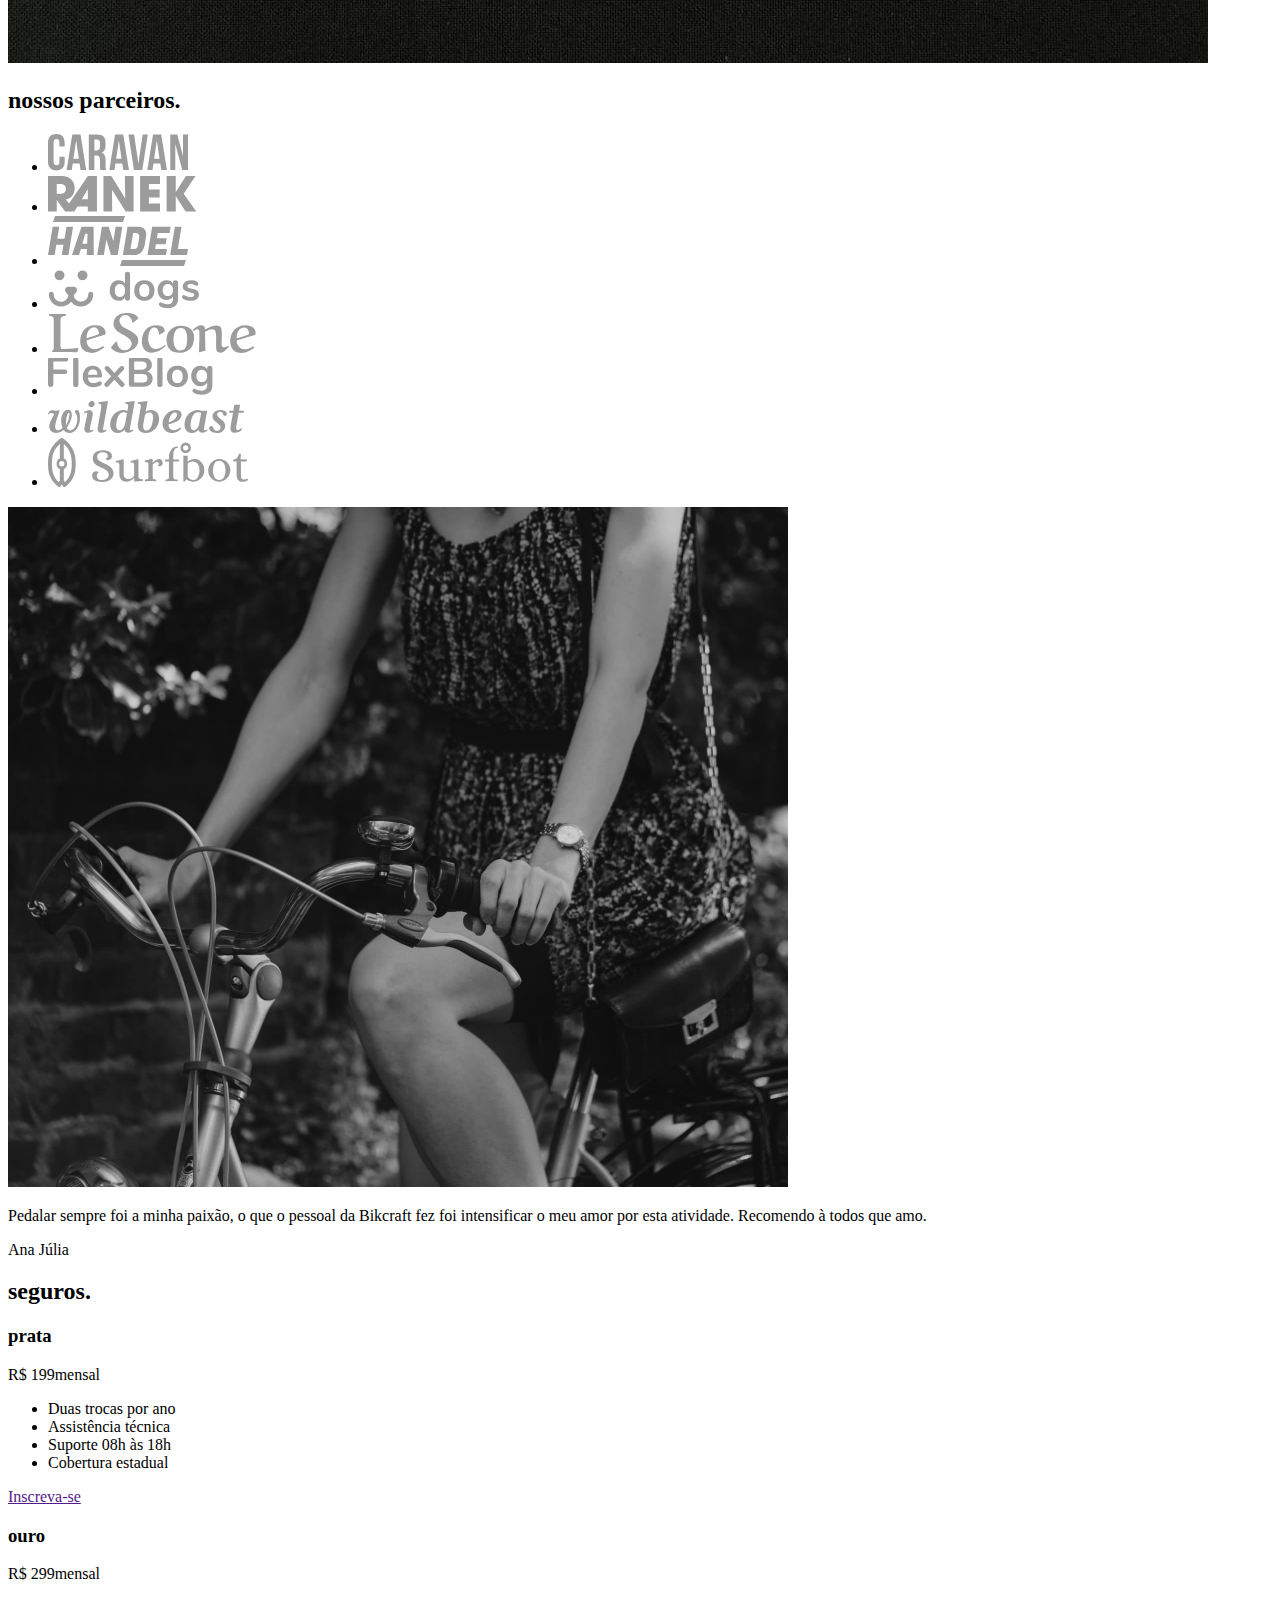
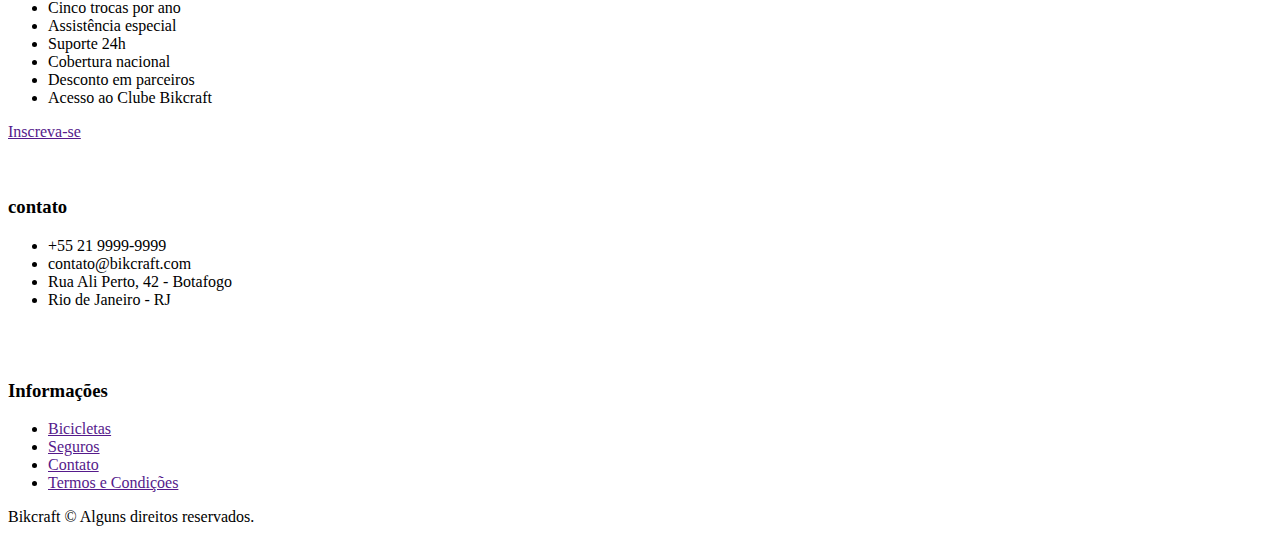
<file: home.html>
<!DOCTYPE html>
<html lang="en">

<head>
  <meta charset="UTF-8">
  <meta name="viewport" content="width=device-width, initial-scale=1.0">
  <title>Bikcraft Home</title>
  <meta name="description" content="Bicicletas elétricas de alta precisão e qualidade, feitas sob medida para o cliente. Explore o mundo na sua velocidade com a Bikcraft.">
</head>

<body>
  <header>
    <svg width="136" height="32" fill="none" xmlns="http://www.w3.org/2000/svg">
      <path d="M5.04 13.196c.648-.96 1.536-1.74 2.664-2.34 1.152-.6 2.46-.9 3.924-.9 1.704 0 3.24.42 4.608 1.26 1.392.84 2.484 2.04 3.276 3.6.816 1.536 1.224 3.324 1.224 5.364s-.408 3.852-1.224 5.436c-.792 1.56-1.884 2.772-3.276 3.636-1.368.864-2.904 1.296-4.608 1.296-1.488 0-2.796-.288-3.924-.864-1.104-.6-1.992-1.368-2.664-2.304v2.844H0V3.584h5.04v9.612Zm10.548 6.984c0-1.2-.252-2.232-.756-3.096-.48-.888-1.128-1.56-1.944-2.016a5.104 5.104 0 0 0-2.592-.684c-.912 0-1.776.24-2.592.72-.792.456-1.44 1.128-1.944 2.016-.48.888-.72 1.932-.72 3.132 0 1.2.24 2.244.72 3.132.504.888 1.152 1.572 1.944 2.052.816.456 1.68.684 2.592.684.936 0 1.8-.24 2.592-.72.816-.48 1.464-1.164 1.944-2.052.504-.888.756-1.944.756-3.168ZM26.954 7.904c-.888 0-1.632-.276-2.232-.828-.576-.576-.864-1.284-.864-2.124 0-.84.288-1.536.864-2.088.6-.576 1.344-.864 2.232-.864.888 0 1.62.288 2.196.864.6.552.9 1.248.9 2.088 0 .84-.3 1.548-.9 2.124-.576.552-1.308.828-2.196.828Zm2.484 2.376v19.944h-5.04V10.28h5.04Zm16.788 19.944-6.768-8.496v8.496h-5.04V3.584h5.04V18.74l6.696-8.46h6.552l-8.784 10.008 8.856 9.936h-6.552Zm6.919-9.972c0-2.064.42-3.864 1.26-5.4.84-1.56 2.004-2.76 3.492-3.6 1.488-.864 3.192-1.296 5.112-1.296 2.472 0 4.512.624 6.12 1.872 1.632 1.224 2.724 2.952 3.276 5.184H66.97c-.288-.864-.78-1.536-1.476-2.016-.672-.504-1.512-.756-2.52-.756-1.44 0-2.58.528-3.42 1.584-.84 1.032-1.26 2.508-1.26 4.428 0 1.896.42 3.372 1.26 4.428.84 1.032 1.98 1.548 3.42 1.548 2.04 0 3.372-.912 3.996-2.736h5.436c-.552 2.16-1.644 3.876-3.276 5.148-1.632 1.272-3.672 1.908-6.12 1.908-1.92 0-3.624-.42-5.112-1.26a9.161 9.161 0 0 1-3.492-3.6c-.84-1.56-1.26-3.372-1.26-5.436h-.001Zm26.993-6.876a7.133 7.133 0 0 1 2.52-2.484c1.056-.6 2.256-.9 3.6-.9v5.292h-1.332c-1.584 0-2.784.372-3.6 1.116-.792.744-1.188 2.04-1.188 3.888v9.936h-5.04V10.28h5.04v3.096Zm21.574 14.004c-.552.912-1.452 1.68-2.7 2.304-1.248.6-2.592.9-4.032.9-1.248 0-2.376-.252-3.384-.756s-1.8-1.2-2.376-2.088c-.576-.888-.864-1.908-.864-3.06 0-1.848.684-3.36 2.052-4.536 1.392-1.176 3.468-1.764 6.228-1.764h5.076c-.048-1.272-.42-2.28-1.116-3.024-.672-.768-1.608-1.152-2.808-1.152-1.056 0-1.932.288-2.628.864-.696.552-1.14 1.332-1.332 2.34h-5.04c.24-1.44.756-2.724 1.548-3.852a8.143 8.143 0 0 1 3.168-2.664c1.32-.648 2.796-.972 4.428-.972 1.68 0 3.192.348 4.536 1.044a7.7 7.7 0 0 1 3.204 2.988c.768 1.296 1.152 2.82 1.152 4.572v11.7h-5.112V27.38Zm-5.256-.864c.84 0 1.656-.18 2.448-.54.816-.36 1.488-.9 2.016-1.62.528-.72.792-1.572.792-2.556v-.144h-4.788c-1.152 0-2.016.228-2.592.684-.552.456-.828 1.056-.828 1.8 0 .72.252 1.296.756 1.728.528.432 1.26.648 2.196.648Zm20.997-12.096v15.804h-5.112V14.42h-2.268v-4.14h2.268V9.272c0-2.448.696-4.248 2.088-5.4 1.392-1.152 3.492-1.692 6.3-1.62V6.5c-1.224-.024-2.076.18-2.556.612s-.72 1.212-.72 2.34v.828h6.55V5.348h5.076v4.932h4.464v4.14h-4.464v9.648c0 .672.156 1.164.468 1.476.336.288.888.432 1.656.432h2.34v4.248h-3.168c-4.248 0-6.372-2.064-6.372-6.192V14.42h-6.55Z" fill="#fff" />
    </svg>
    <ul>
      <li><a href="">Bicicletas</a></li>
      <li><a href="">Seguros</a></li>
      <li><a href="">Contato</a></li>
    </ul>
  </header>
  <article>
    <div>
      <h1>Bicicletas feitas sob medida.</h1>
      <p>Bicicletas elétricas de alta precisão e qualidade, feitas sob medida para o cliente. Explore o mundo na sua velocidade com a Bikcraft.</p>
      <a href="">Selecione a sua</a>
    </div>
    <img src="img/bicicleta/nimbus1.jpg" alt="bicicleta nimbus stark">
  </article>
  <article>
    <h2>escolha a sua.</h2>
    <div>
      <div>
        <img src="img/bicicleta/nimbus2.jpg" alt="bicicleta magic might">
        <h3>Magic Might</h3>
        <p>R$ 2499</p>
      </div>
      <div>
        <img src="img/bicicleta/nimbus1.jpg" alt="bicicleta nimbus stark">
        <h3>Nimbus Stark</h3>
        <p>R$ 4999</p>
      </div>
      <div>
        <img src="img/bicicleta/nimbus3.jpg" alt="bicicleta nebula cosmic">
        <h3>Nebula Cosmic</h3>
        <p>R$ 3999</p>
      </div>
    </div>
  </article>
  <article>
    <div>
      <div>
        <p>tecnologia avançada</p>
        <h2>você escolhe as suas cores e componentes.</h2>
        <p>Cada Bikcraft é única e possui a sua identidade. As medidas serão exatas para o seu corpo e altura, garantindo maior conforto e ergonomia na sua pedalada. Você pode também personalizar completamente as suas cores.</p>
        <a href="">escolha um modelo</a>
      </div>
      <div>
        <div>
          <svg width="32" height="32" fill="none" xmlns="http://www.w3.org/2000/svg">
            <path d="M25.333 9.333H24.24l-2.267-6.24a2.677 2.677 0 0 0-2.506-1.76h-2.134c-.733 0-1.333.6-1.333 1.334C16 3.4 16.6 4 17.333 4h2.134l1.946 5.333H15L14.52 8h.12c.733 0 1.333-.6 1.333-1.333 0-.734-.6-1.334-1.333-1.334h-3.973c-.734 0-1.334.6-1.334 1.334 0 .733.6 1.333 1.334 1.333h1l2.426 6.667H13.2c-.587-2.974-3.08-5.174-6.2-5.32C3.267 9.16 0 12.267 0 16c0 3.733 2.933 6.667 6.667 6.667 3.28 0 5.933-2.254 6.533-5.334h5.6c.587 2.974 3.08 5.174 6.2 5.32 3.733.174 7-2.92 7-6.666 0-3.72-2.933-6.654-6.667-6.654ZM8 17.333h2.427c-.56 1.64-2.134 2.774-4.027 2.654-1.987-.12-3.64-1.8-3.733-3.8C2.573 13.853 4.36 12 6.667 12a3.932 3.932 0 0 1 3.76 2.667H8c-.733 0-1.333.6-1.333 1.333s.6 1.333 1.333 1.333Zm10.8-2.666h-1.867L15.96 12H20a6.312 6.312 0 0 0-1.2 2.667ZM25.173 20c-2.053-.08-3.786-1.827-3.84-3.893-.026-1.28.52-2.4 1.4-3.147l.827 2.267a1.33 1.33 0 0 0 1.707.8 1.33 1.33 0 0 0 .8-1.707l-.84-2.307.013-.013a3.958 3.958 0 0 1 4.093 4c0 2.293-1.84 4.08-4.16 4Zm-10.506 6.667H9.333l8 4V28h5.334l-8-4v2.667Z" fill="url(#a)" />
            <defs>
              <linearGradient id="a" x1="16" y1="1.333" x2="16" y2="30.667" gradientUnits="userSpaceOnUse">
                <stop stop-color="#FFBF00" />
                <stop offset="1" stop-color="#F2A50C" />
              </linearGradient>
            </defs>
          </svg>
          <h3>Motor Elétrico</h3>
          <p>Toda Bikcraft é equipada com um motor elétrico que possui duração de até 120h. A bateria é recarregada com a sua energia gasta ao pedalar.</p>
        </div>
        <div>
          <svg width="32" height="32" fill="none" xmlns="http://www.w3.org/2000/svg">
            <path d="M16 10.667A5.332 5.332 0 0 0 10.666 16 5.332 5.332 0 0 0 16 21.333 5.332 5.332 0 0 0 21.333 16 5.332 5.332 0 0 0 16 10.667Zm11.92 4A11.992 11.992 0 0 0 17.333 4.08V2.667c0-.734-.6-1.334-1.333-1.334-.734 0-1.334.6-1.334 1.334V4.08A11.992 11.992 0 0 0 4.08 14.667H2.666c-.733 0-1.333.6-1.333 1.333s.6 1.333 1.333 1.333H4.08A11.992 11.992 0 0 0 14.666 27.92v1.413c0 .734.6 1.334 1.334 1.334.733 0 1.333-.6 1.333-1.334V27.92A11.992 11.992 0 0 0 27.92 17.333h1.413c.733 0 1.333-.6 1.333-1.333s-.6-1.333-1.333-1.333H27.92ZM16 25.333A9.327 9.327 0 0 1 6.666 16 9.326 9.326 0 0 1 16 6.667 9.326 9.326 0 0 1 25.333 16 9.327 9.327 0 0 1 16 25.333Z" fill="url(#a)" />
            <defs>
              <linearGradient id="a" x1="16" y1="1.333" x2="16" y2="30.667" gradientUnits="userSpaceOnUse">
                <stop stop-color="#FFBF00" />
                <stop offset="1" stop-color="#F2A50C" />
              </linearGradient>
            </defs>
          </svg>
          <h3>Rastreador</h3>
          <p>Sabemos o quão preciosa é a sua Bikcraft, por isso adicionamos rastreadores e sistemas anti-furto para garantir o seu sossego.</p>
        </div>
      </div>
    </div>
    <img src="img/fotos/tecnologia.jpg" alt="ferramentas utilizadas na produção">
  </article>
  <section>
    <h2>nossos parceiros.</h2>
    <ul>
      <li><img src="./img/parceiros/caravan.svg" alt="Caravan" width="140" height="38"></li>
      <li><img src="./img/parceiros/ranek.svg" alt="Ranek" width="149" height="36"></li>
      <li><img src="./img/parceiros/handel.svg" alt="Handel" width="140" height="50"></li>
      <li><img src="./img/parceiros/dogs.svg" alt="Dogs" width="152" height="39"></li>
      <li><img src="./img/parceiros/lescone.svg" alt="LeScone" width="208" height="41"></li>
      <li><img src="./img/parceiros/flexblog.svg" alt="FlexBlog" width="165" height="38"></li>
      <li><img src="./img/parceiros/wildbeast.svg" alt="Wildbeast" width="196" height="34"></li>
      <li><img src="./img/parceiros/surfbot.svg" alt="Surfbot" width="200" height="49"></li>
    </ul>
  </section>
  <section>
    <img src="img/fotos/depoimento.jpg" alt="Pessoa pedalando uma bicileta Bikcraft" width="780" height="680">
    <div>
      <p>Pedalar sempre foi a minha paixão, o que o pessoal da Bikcraft fez foi intensificar o meu amor por esta atividade. Recomendo à todos que amo.</p>
      <span>Ana Júlia</span>
    </div>
  </section>
  <article>
    <h2>seguros<span>.</span></h2>
    <div>
      <div>
        <h3>prata</h3>
        <span>R$ 199<span>mensal</span></span>
        <ul>
          <li>Duas trocas por ano</li>
          <li>Assistência técnica</li>
          <li>Suporte 08h às 18h</li>
          <li>Cobertura estadual</li>
        </ul>
        <a href="">Inscreva-se</a>
      </div>
      <div>
        <h3>ouro</h3>
        <span>R$ 299<span>mensal</span></span>
        <ul>
          <li>Cinco trocas por ano</li>
          <li>Assistência especial</li>
          <li>Suporte 24h</li>
          <li>Cobertura nacional</li>
          <li>Desconto em parceiros</li>
          <li>Acesso ao Clube Bikcraft</li>
        </ul>
        <a href="">Inscreva-se</a>
      </div>
    </div>
  </article>
  <footer>
    <div>
      <img src="./img/bikcraft.svg" alt="Bikcraft" width="136" height="32">
      <div>
        <h3>contato</h3>
        <ul>
          <li>+55 21 9999-9999</li>
          <li>contato@bikcraft.com</li>
          <li>Rua Ali Perto, 42 - Botafogo</li>
          <li>Rio de Janeiro - RJ</li>
        </ul>
        <div>
          <img src="img/redes/instagram.svg" alt="">
          <img src="img/redes/facebook.svg" alt="">
          <img src="img/redes/youtube.svg" alt="">
        </div>
        <div>
          <h3>Informações</h3>
          <ul>
            <li><a href="">Bicicletas</a></li>
            <li><a href="">Seguros</a></li>
            <li><a href="">Contato</a></li>
            <li><a href="">Termos e Condições</a></li>
          </ul>
        </div>
      </div>
      <p>Bikcraft © Alguns direitos reservados.</p>

    </div>
  </footer>

</body>

</html>
</file>
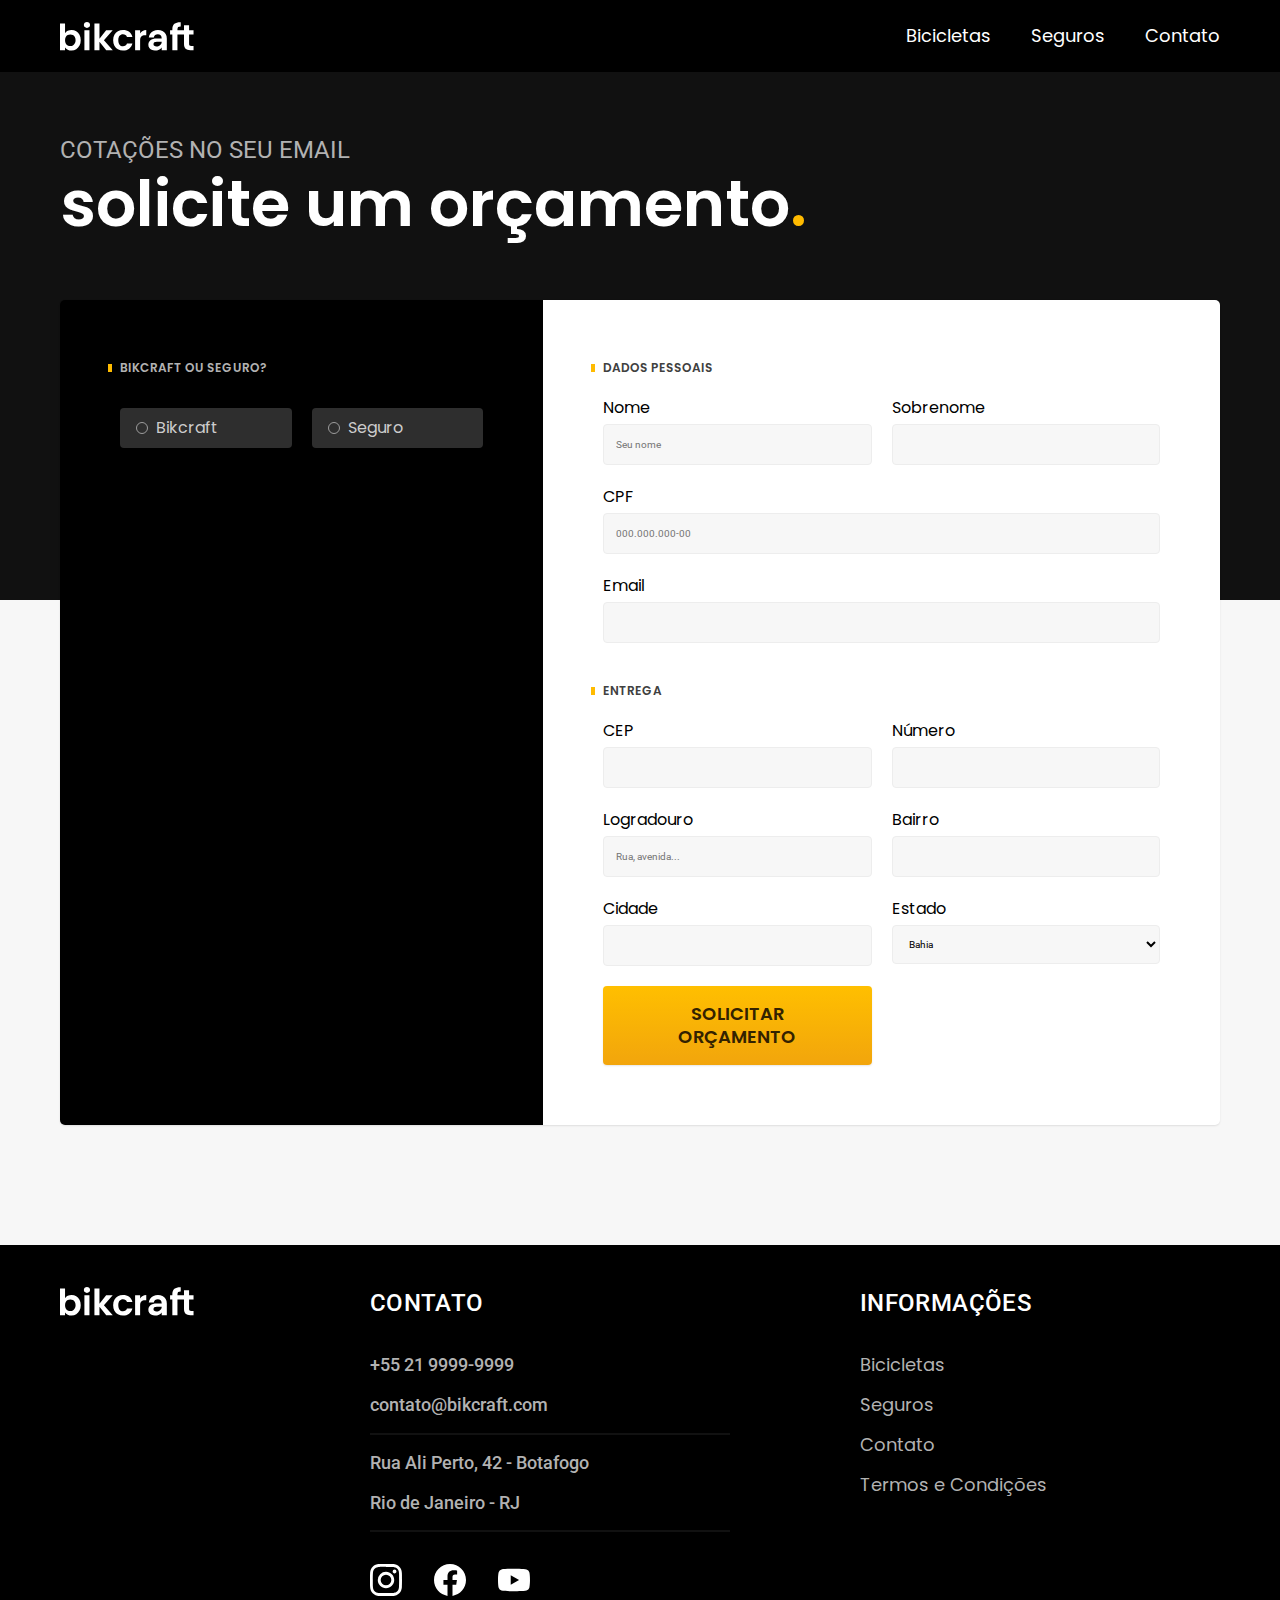
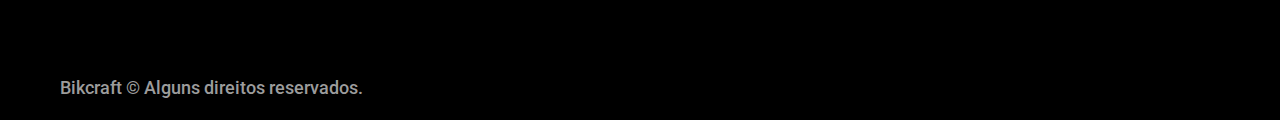
<file: orcamento.html>
<!DOCTYPE html>
<html lang="en">

<head>
  <meta charset="UTF-8">
  <meta name="viewport" content="width=device-width, initial-scale=1.0">
  <title>Orçamento | Bikcraft Home</title>
  <meta name="description" content="Bicicletas elétricas de alta precisão e qualidade, feitas sob medida para o cliente. Explore o mundo na sua velocidade com a Bikcraft.">
  <link rel="stylesheet" href="css/style.css">
  <link rel="preconnect" href="https://fonts.googleapis.com">
  <link rel="preconnect" href="https://fonts.gstatic.com" crossorigin>
  <link href="https://fonts.googleapis.com/css2?family=Merriweather:ital,wght@0,900;1,900&family=Poppins:wght@400;600&family=Roboto:wght@400;500&display=swap" rel="stylesheet">
</head>

<body class="orcamento-bg">
  <header class="header-bg">
    <div class="header container">
      <a href="./index.html"><img src="img/bikcraft.svg" alt="bikcraft"></a>
      <nav aria-label="primaria">
        <ul class="header-menu font-1-m c0">
          <li><a href="./bicicletas.html">Bicicletas</a></li>
          <li><a href="./seguros.html">Seguros</a></li>
          <li><a href="./contato.html">Contato</a></li>
        </ul>
      </nav>
    </div>
  </header>
  <main>
    <div class="titulo-bg">
      <div class="titulo container">
        <span class="font-2-l c5">COTAÇÕES NO SEU EMAIL</span>
        <h1 class="font-1-xxl c0">solicite um orçamento<span class="cp1">.</span></h1>
      </div>
    </div>
      <form class="orcamento container" action="./">
        <div class="orcamento-produto">
          <h2 class="font-1-xs c5">bikcraft ou seguro?</h2>
          <input type="radio" name="tipo" value="bikcraft" id="bikcraft">
          <label for="bikcraft">Bikcraft</label>

          <input type="radio" name="tipo" value="seguro" id="seguro">
          <label for="seguro">Seguro</label>
          
          <div class="orcamento-conteudo" id="orcamento-bikcraft">
            <h2 class="font-1-m c0">escolha a sua (bikcraft):</h2>

            <input type="radio" name="produto" value="nimbus" id="nimbus">
            <label for="nimbus">Nimbus Stark<span>R$ 4999</span></label>
            <div class="orcamento-detalhes">
              <ul class="font-1-xs c8">
                <li><img src="img/icones/eletrica.svg" alt=""> Motor Elétrico</li>
                <li><img src="img/icones/carbono.svg" alt=""> Fibra de Carbono</li>
                <li><img src="img/icones/velocidade.svg" alt=""> 50 km/h</li>
                <li><img src="img/icones/rastreador.svg" alt=""> Rastreador</li>
              </ul>
              <img src="img/bicicletas/nimbus.jpg" alt="bicicleta preta">
            </div>

            <input type="radio" name="produto" value="magic" id="magic">
            <label for="magic">Magic Might<span>R$ 2499</span></label>
            <div class="orcamento-detalhes">
              <ul class="font-1-xs c8">
                <li><img src="img/icones/eletrica.svg" alt=""> Motor Elétrico</li>
                <li><img src="img/icones/carbono.svg" alt=""> Fibra de Carbono</li>
                <li><img src="img/icones/velocidade.svg" alt=""> 45 km/h</li>
                <li><img src="img/icones/rastreador.svg" alt=""> Rastreador</li>
              </ul>
              <img src="img/bicicletas/magic.jpg" alt="bicicleta preta">
            </div>

            <input type="radio" name="produto" value="nebula" id="nebula">
            <label for="nebula">Nebula Cosmic<span>R$ 3999</span></label>
            <div class="orcamento-detalhes">
              <ul class="font-1-xs c8">
                <li><img src="img/icones/eletrica.svg" alt=""> Motor Elétrico</li>
                <li><img src="img/icones/carbono.svg" alt=""> Fibra de Carbono</li>
                <li><img src="img/icones/velocidade.svg" alt=""> 40 km/h</li>
                <li><img src="img/icones/rastreador.svg" alt=""> Rastreador</li>
              </ul>
              <img src="img/bicicletas/nebula.jpg" alt="bicicleta branca">
            </div>
          </div>
          <div class="orcamento-conteudo" id="orcamento-seguro">
            <h2 class="font-1-m c0">escolha o plano:</h2>
            
            <input type="radio" name="produto" value="prata" id="prata">
            <label for="prata">Prata<span>RS 199</span></label>

            <input type="radio" name="produto" value="ouro" id="ouro">
            <label for="ouro">Ouro<span>RS 299</span></label>

          </div>
        </div>
        <div class="orcamento-dados form">
          <h2 class="font-1-xs c9 col-2">dados pessoais</h2>
          <div>
            <label class="font-1-s" for="nome">Nome</label>
            <input type="text" id="nome" name="nome" placeholder="Seu nome">
          </div>
          <div>
            <label class="font-1-s" for="sobrenome">Sobrenome</label>
            <input type="text" id="sobrenome" name="sobrenome">
          </div>
          <div class="col-2">
            <label class="font-1-s" for="cpf">CPF</label>
            <input type="text" id="cpf" name="cpf" placeholder="000.000.000-00">
          </div>
          <div class="col-2">
            <label class="font-1-s" for="email">Email</label>
            <input type="text" id="email" name="email">
          </div>
          <h2 class="font-1-xs c9 col-2">entrega</h2>
          <div>
            <label class="font-1-s" for="cep">CEP</label>
            <input type="text" id="cep" name="cep">
          </div>
          <div>
            <label class="font-1-s" for="numero">Número</label>
            <input type="text" id="numero" name="numero">
          </div>
          <div>
            <label class="font-1-s" for="logradouro">Logradouro</label>
            <input type="text" id="logradouro" name="logradouro" placeholder="Rua, avenida...">
          </div>
          <div>
            <label class="font-1-s" for="bairro">Bairro</label>
            <input type="text" id="bairro" name="bairro">
          </div>
          <div>
            <label class="font-1-s" for="cidade">Cidade</label>
            <input type="text" id="cidade" name="cidade">
          </div>
          <div>
            <label class="font-1-s" for="estado">Estado</label>
            <select name="estado" id="estado">
              <option value="bahia">Bahia</option>
              <option value="paraiba">Paraíba</option>
            </select>
          </div>
          <button class="botao">Solicitar Orçamento</button>
        </div>
      </form>
    
  </main>
  <footer class="footer-bg">
    <div class="footer container">
      <a href="./index.html"><img src="./img/bikcraft.svg" alt="Bikcraft" width="136" height="32"></a>
      <div class="footer-contato">
        <h3 class="font-2-l-b c0">contato</h3>
        <ul class="font-2-m c5">
          <li><a href="tel:+5575999999999">+55 21 9999-9999</a></li>
          <li><a href="mailto:contato@bikcraft.com">contato@bikcraft.com</a></li>
          <li>Rua Ali Perto, 42 - Botafogo</li>
          <li>Rio de Janeiro - RJ</li>
        </ul>
        <div class="footer-redes">
          <a href="./"><img src="img/redes/instagram.svg" alt=""></a>
          <a href=""><img src="img/redes/facebook.svg" alt=""></a>
          <a href=""><img src="img/redes/youtube.svg" alt=""></a>
        </div>
      </div>
      <div class="footer-informacoes">
        <h3 class="font-2-l-b c0">Informações</h3>
        <nav>
          <ul class="font-1-m c5">
            <li><a href="./bicicletas.html">Bicicletas</a></li>
            <li><a href="./seguros.html">Seguros</a></li>
            <li><a href="./contato.html">Contato</a></li>
            <li><a href="./termos.html">Termos e Condições</a></li>
          </ul>
        </nav>
      </div>
      <p class="font-2-m c6 footer-copy">Bikcraft © Alguns direitos reservados.</p>
    </div>
  </footer>
</body>

</html>
</file>
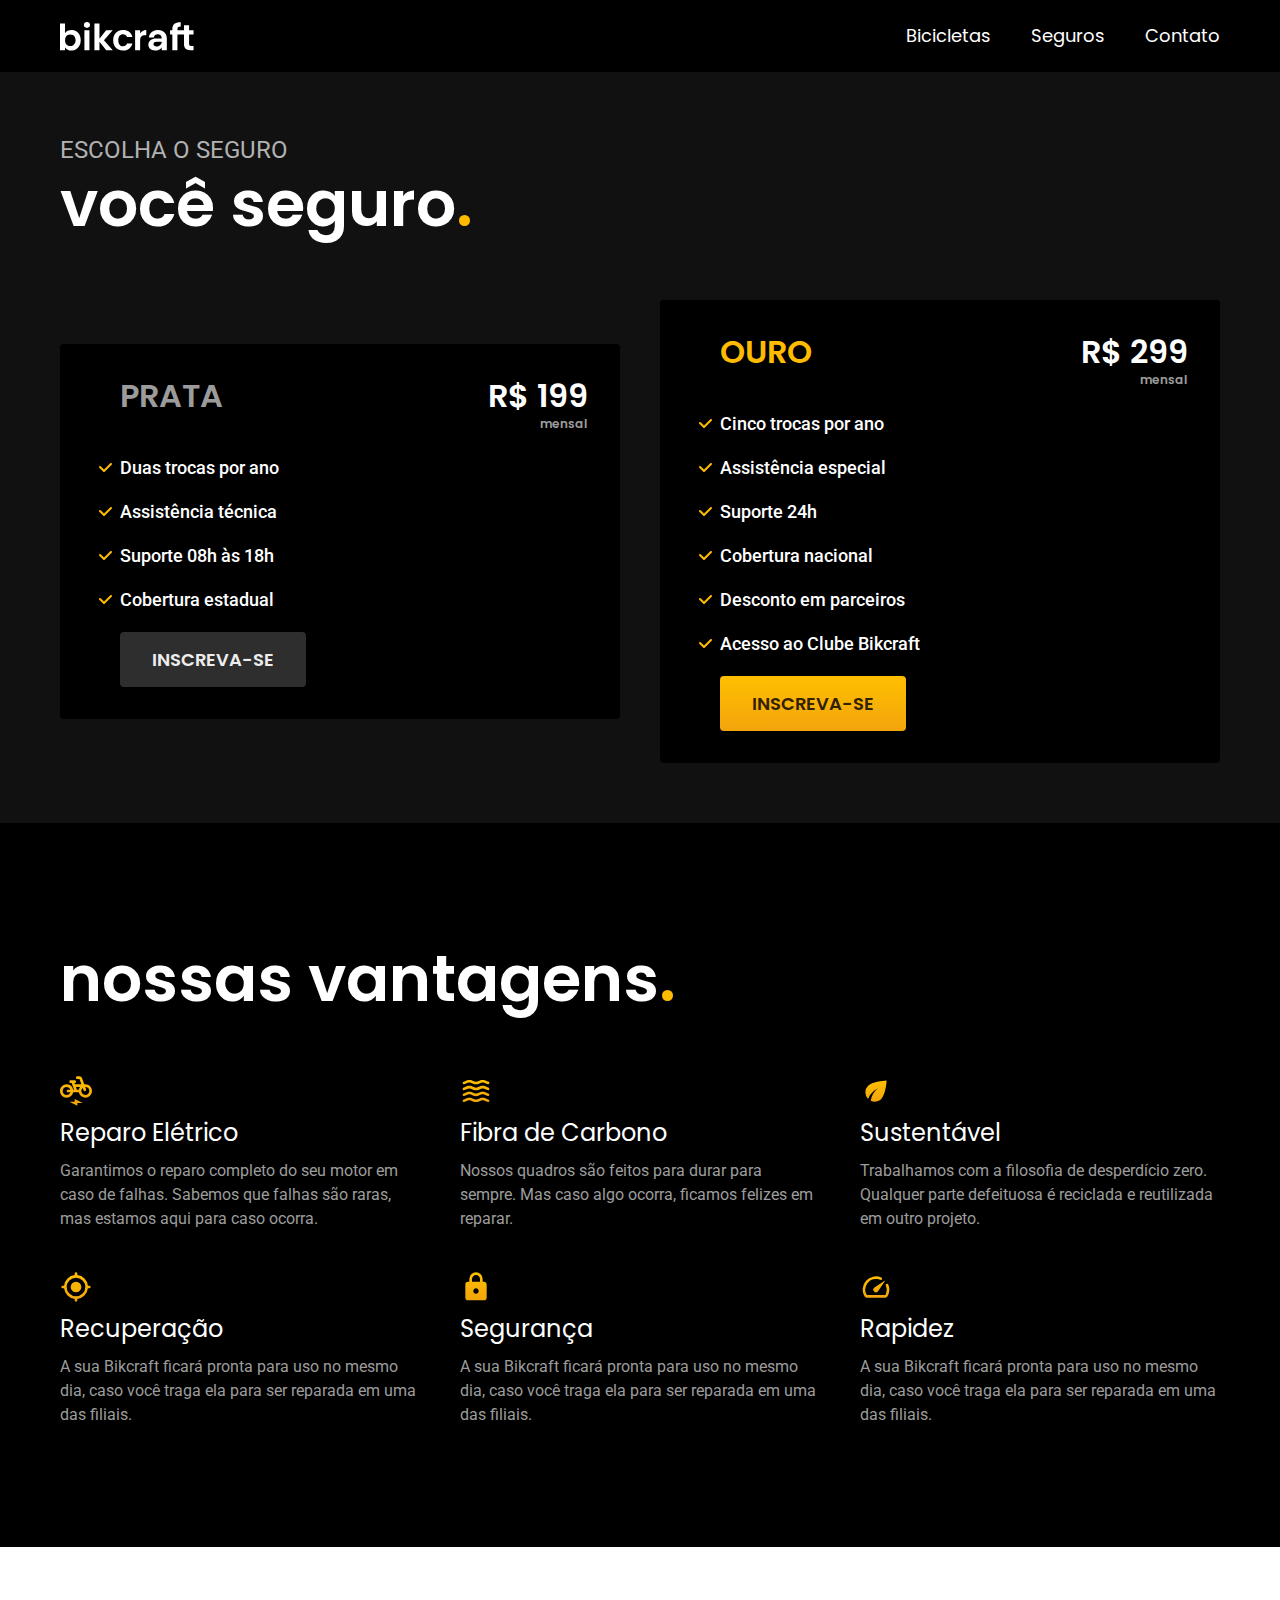
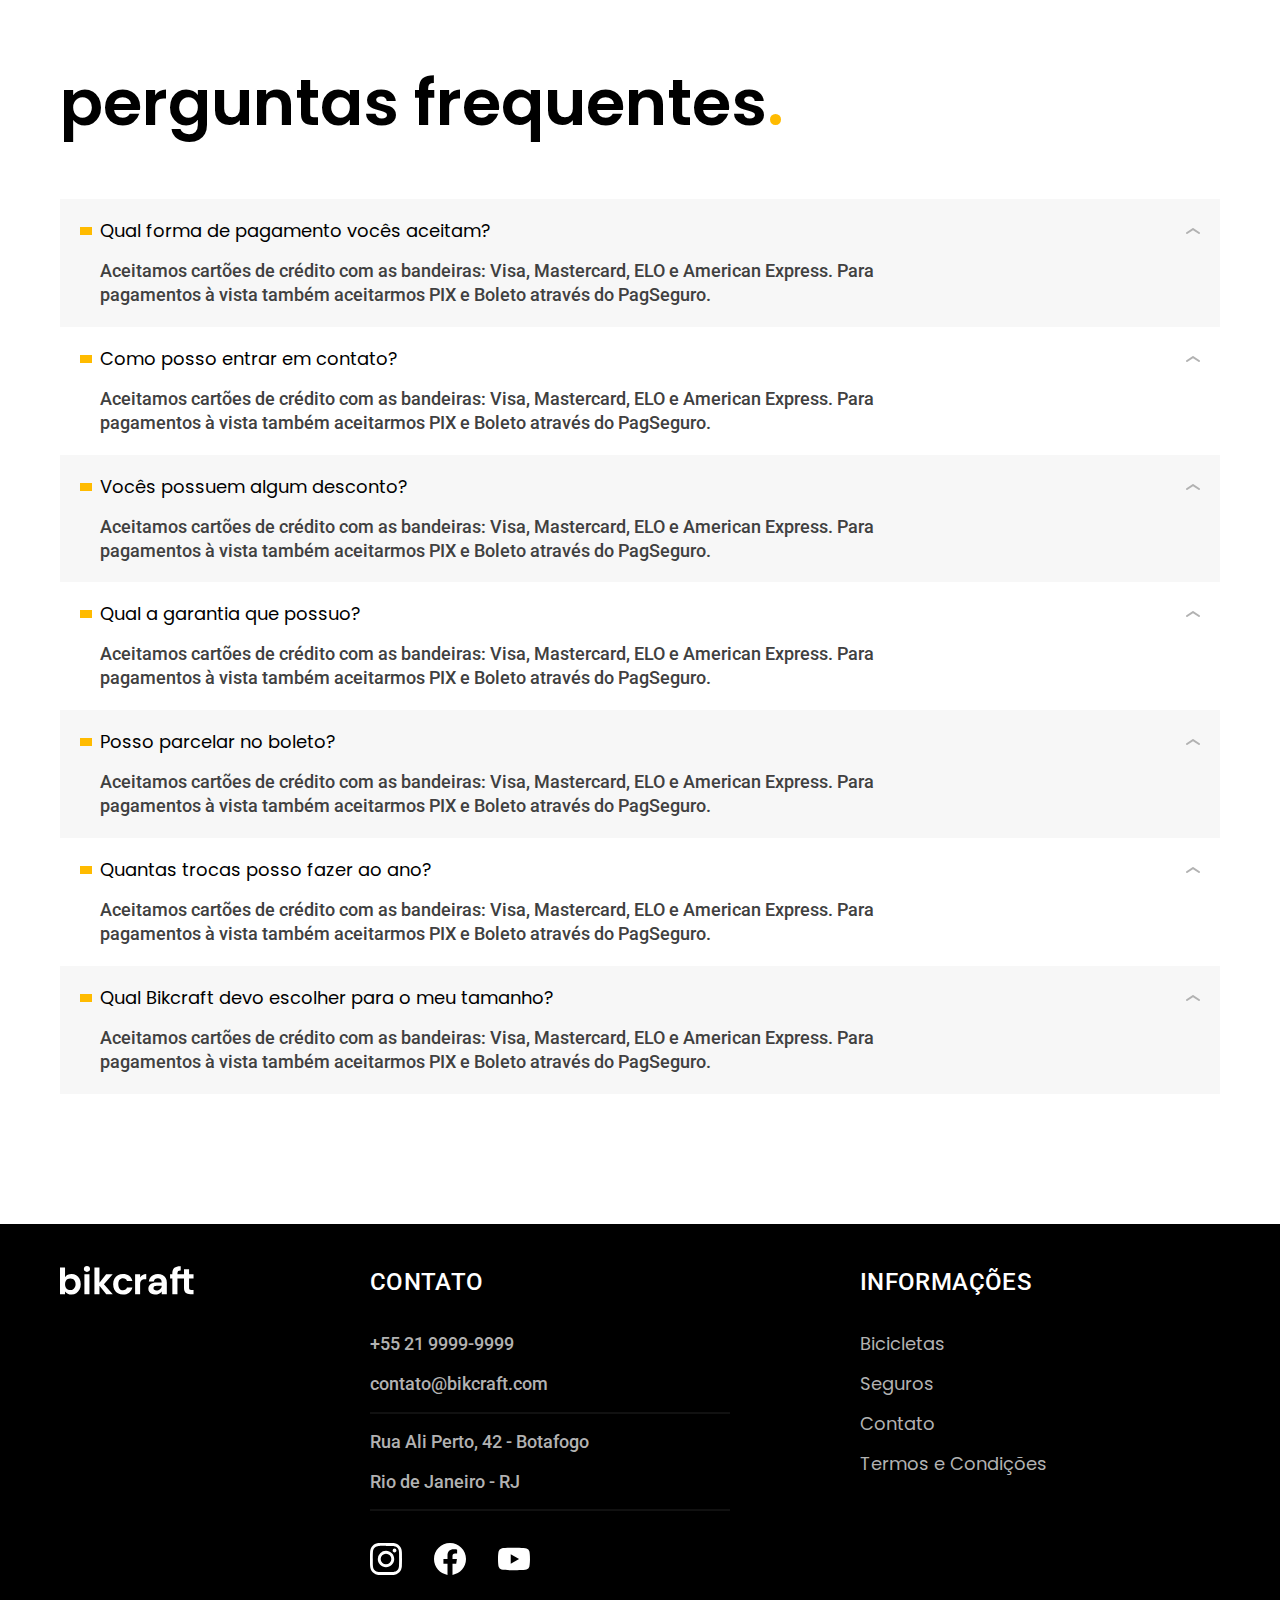
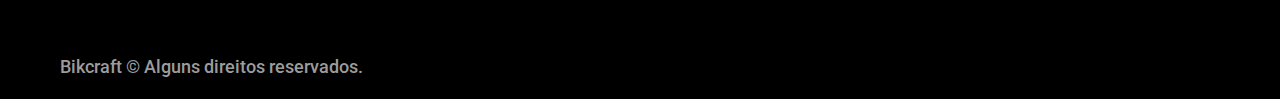
<file: seguros.html>
<!DOCTYPE html>
<html lang="en">

<head>
  <meta charset="UTF-8">
  <meta name="viewport" content="width=device-width, initial-scale=1.0">
  <title>Seguros | Bikcraft Home</title>
  <meta name="description" content="Bicicletas elétricas de alta precisão e qualidade, feitas sob medida para o cliente. Explore o mundo na sua velocidade com a Bikcraft.">
  <link rel="stylesheet" href="css/style.css">
  <link rel="preconnect" href="https://fonts.googleapis.com">
  <link rel="preconnect" href="https://fonts.gstatic.com" crossorigin>
  <link href="https://fonts.googleapis.com/css2?family=Merriweather:ital,wght@0,900;1,900&family=Poppins:wght@400;600&family=Roboto:wght@400;500&display=swap" rel="stylesheet">
</head>

<body>
  <header class="header-bg">
    <div class="header container">
      <a href="./index.html"><img src="img/bikcraft.svg" alt="bikcraft"></a>
      <nav aria-label="primaria">
        <ul class="header-menu font-1-m c0">
          <li><a href="./bicicletas.html">Bicicletas</a></li>
          <li><a href="./seguros.html">Seguros</a></li>
          <li><a href="./contato.html">Contato</a></li>
        </ul>
      </nav>
    </div>
  </header>
  <main class="seguros-bg">
    <div class="titulo-bg">
      <div class="titulo container">
        <span class="font-2-l c5">ESCOLHA O SEGURO</span>
        <h1 class="font-1-xxl c0">você seguro<span class="cp1">.</span></h1>
      </div>
    </div>
    <div class="container seguros seguros-pag">
      <div class="seguros-grid">
        <div class="seguros-item">
          <h3 class="font-1-xl c6">PRATA</h3>
          <span class="font-1-xl c0">R$ 199<span class="font-1-xs c6">mensal</span></span>
          <ul class="font-2-m c0">
            <li>Duas trocas por ano</li>
            <li>Assistência técnica</li>
            <li>Suporte 08h às 18h</li>
            <li>Cobertura estadual</li>
          </ul>
          <a class="botao secundario" href="">Inscreva-se</a>
        </div>
        <div class="seguros-item">
          <h3 class="font-1-xl cp1">OURO</h3>
          <span class="font-1-xl c0">R$ 299<span class="font-1-xs c6">mensal</span></span>
          <ul class="font-2-m c0">
            <li>Cinco trocas por ano</li>
            <li>Assistência especial</li>
            <li>Suporte 24h</li>
            <li>Cobertura nacional</li>
            <li>Desconto em parceiros</li>
            <li>Acesso ao Clube Bikcraft</li>
          </ul>
          <a class="botao font-1-m-b" href="">Inscreva-se</a>
        </div>
      </div>
    </div>
  </main>
  <article class="vantagens-bg">
    <div class="container vantagens">
      <h2 class="font-1-xxl c0">nossas vantagens<span class="cp1">.</span></h2>
        <ul>
          <li>
            <img src="img/icones/eletrica.svg" alt="">
            <h3 class="font-1-l c0">Reparo Elétrico</h3>
            <p class="font-2-s c6">Garantimos o reparo completo do seu motor em caso de falhas. Sabemos que falhas são raras, mas estamos aqui para caso ocorra.</p>
          </li>
          <li>
            <img src="img/icones/carbono.svg" alt="">
            <h3 class="font-1-l c0">Fibra de Carbono</h3>
            <p class="font-2-s c6">Nossos quadros são feitos para durar para sempre. Mas caso algo ocorra, ficamos felizes em reparar.</p>
          </li>
          <li>
            <img src="img/icones/sustentavel.svg" alt="">
            <h3 class="font-1-l c0">Sustentável</h3>
            <p class="font-2-s c6">Trabalhamos com a filosofia de desperdício zero. Qualquer parte defeituosa é reciclada e reutilizada em outro projeto.</p>
          </li>
          <li>
            <img src="img/icones/rastreador.svg" alt="">
            <h3 class="font-1-l c0">Recuperação</h3>
            <p class="font-2-s c6">A sua Bikcraft ficará pronta para uso no mesmo dia, caso você traga ela para ser reparada em uma das filiais.</p>
          </li>
          <li>
            <img src="img/icones/seguro.svg" alt="">
            <h3 class="font-1-l c0">Segurança</h3>
            <p class="font-2-s c6">A sua Bikcraft ficará pronta para uso no mesmo dia, caso você traga ela para ser reparada em uma das filiais.</p>
          </li>
          <li>
            <img src="img/icones/velocidade.svg" alt="">
            <h3 class="font-1-l c0">Rapidez</h3>
            <p class="font-2-s c6">A sua Bikcraft ficará pronta para uso no mesmo dia, caso você traga ela para ser reparada em uma das filiais.</p>
          </li>
          
        </ul>
    </div>
  </article>
  <article class="container perguntas">
    <h2 class="font-1-xxl">perguntas frequentes<span class="cp1">.</span></h2>
    <dl>
      <div>
        <dt class="font-1-m">Qual forma de pagamento vocês aceitam?</dt>
        <dd class="font-2-m c9">Aceitamos cartões de crédito com as bandeiras: Visa, Mastercard, ELO e American Express. Para pagamentos à vista também aceitarmos PIX e Boleto através do PagSeguro.</dd>
      </div>
      <div>
        <dt class="font-1-m">Como posso entrar em contato?</dt>
        <dd class="font-2-m c9">Aceitamos cartões de crédito com as bandeiras: Visa, Mastercard, ELO e American Express. Para pagamentos à vista também aceitarmos PIX e Boleto através do PagSeguro.</dd>
      </div>
      <div>
        <dt class="font-1-m">Vocês possuem algum desconto?</dt>
        <dd class="font-2-m c9">Aceitamos cartões de crédito com as bandeiras: Visa, Mastercard, ELO e American Express. Para pagamentos à vista também aceitarmos PIX e Boleto através do PagSeguro.</dd>
      </div>
      <div>
        <dt class="font-1-m">Qual a garantia que possuo?</dt>
        <dd class="font-2-m c9">Aceitamos cartões de crédito com as bandeiras: Visa, Mastercard, ELO e American Express. Para pagamentos à vista também aceitarmos PIX e Boleto através do PagSeguro.</dd>
      </div>
      <div>
        <dt class="font-1-m">Posso parcelar no boleto?</dt>
        <dd class="font-2-m c9">Aceitamos cartões de crédito com as bandeiras: Visa, Mastercard, ELO e American Express. Para pagamentos à vista também aceitarmos PIX e Boleto através do PagSeguro.</dd>
      </div>
      <div>
        <dt class="font-1-m">Quantas trocas posso fazer ao ano?</dt>
        <dd class="font-2-m c9">Aceitamos cartões de crédito com as bandeiras: Visa, Mastercard, ELO e American Express. Para pagamentos à vista também aceitarmos PIX e Boleto através do PagSeguro.</dd>
      </div>
      <div>
        <dt class="font-1-m">Qual Bikcraft devo escolher para o meu tamanho?</dt>
        <dd class="font-2-m c9">Aceitamos cartões de crédito com as bandeiras: Visa, Mastercard, ELO e American Express. Para pagamentos à vista também aceitarmos PIX e Boleto através do PagSeguro.</dd>
      </div>
    </dl>
  </article>
  <footer class="footer-bg">
    <div class="footer container">
      <a href="./index.html"><img src="./img/bikcraft.svg" alt="Bikcraft" width="136" height="32"></a>
      <div class="footer-contato">
        <h3 class="font-2-l-b c0">contato</h3>
        <ul class="font-2-m c5">
          <li><a href="tel:+5575999999999">+55 21 9999-9999</a></li>
          <li><a href="mailto:contato@bikcraft.com">contato@bikcraft.com</a></li>
          <li>Rua Ali Perto, 42 - Botafogo</li>
          <li>Rio de Janeiro - RJ</li>
        </ul>
        <div class="footer-redes">
          <a href="./"><img src="img/redes/instagram.svg" alt=""></a>
          <a href=""><img src="img/redes/facebook.svg" alt=""></a>
          <a href=""><img src="img/redes/youtube.svg" alt=""></a>
        </div>
      </div>
      <div class="footer-informacoes">
        <h3 class="font-2-l-b c0">Informações</h3>
        <nav>
          <ul class="font-1-m c5">
            <li><a href="./bicicletas.html">Bicicletas</a></li>
            <li><a href="./seguros.html">Seguros</a></li>
            <li><a href="./contato.html">Contato</a></li>
            <li><a href="./termos.html">Termos e Condições</a></li>
          </ul>
        </nav>
      </div>
      <p class="font-2-m c6 footer-copy">Bikcraft © Alguns direitos reservados.</p>
    </div>
  </footer>
</body>

</html>
</file>
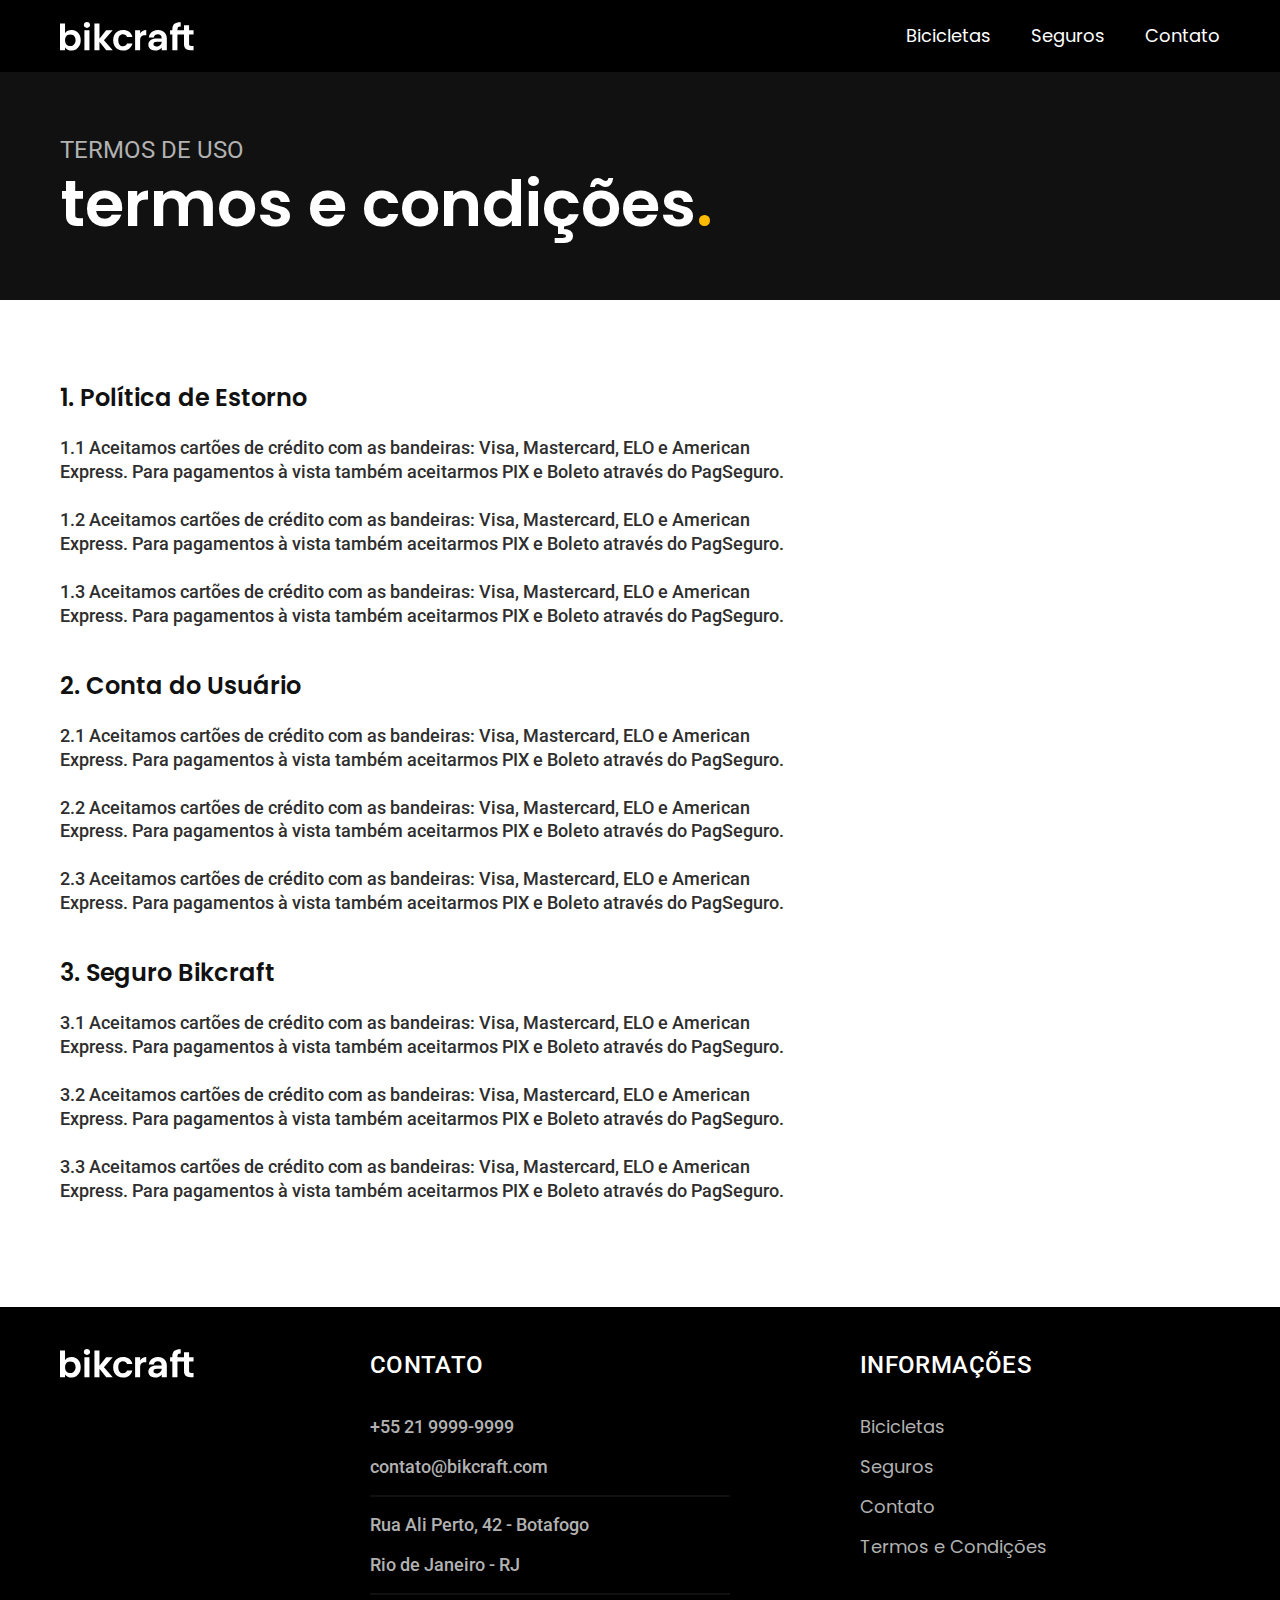
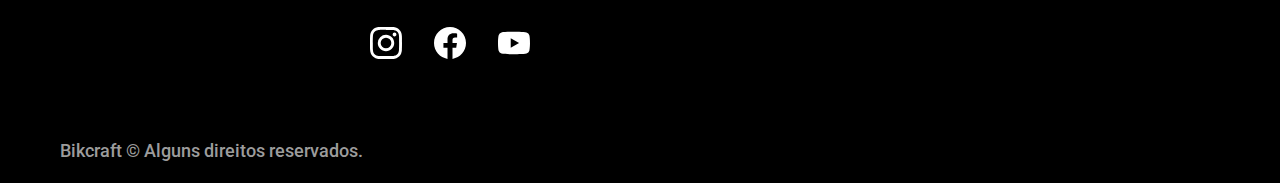
<file: termos.html>
<!DOCTYPE html>
<html lang="en">

<head>
  <meta charset="UTF-8">
  <meta name="viewport" content="width=device-width, initial-scale=1.0">
  <title>Termos e Condições | Bikcraft Home</title>
  <meta name="description" content="Bicicletas elétricas de alta precisão e qualidade, feitas sob medida para o cliente. Explore o mundo na sua velocidade com a Bikcraft.">
  <link rel="stylesheet" href="css/style.css">
  <link rel="preconnect" href="https://fonts.googleapis.com">
  <link rel="preconnect" href="https://fonts.gstatic.com" crossorigin>
  <link href="https://fonts.googleapis.com/css2?family=Merriweather:ital,wght@0,900;1,900&family=Poppins:wght@400;600&family=Roboto:wght@400;500&display=swap" rel="stylesheet">
</head>

<body>
  <header class="header-bg">
    <div class="header container">
      <a href="./index.html"><img src="img/bikcraft.svg" alt="bikcraft"></a>
      <nav aria-label="primaria">
        <ul class="header-menu font-1-m c0">
          <li><a href="./bicicletas.html">Bicicletas</a></li>
          <li><a href="./seguros.html">Seguros</a></li>
          <li><a href="./contato.html">Contato</a></li>
        </ul>
      </nav>
    </div>
  </header>
  <main>
    <div class="titulo-bg">
      <div class="titulo container">
        <span class="font-2-l c5">TERMOS DE USO</span>
        <h1 class="font-1-xxl c0">termos e condições<span class="cp1">.</span></h1>
      </div>
    </div>
    <div class="font-2-m c10 termos container">
      <h2 class="font-1-l c11">1. Política de Estorno</h2>
      <p>1.1 Aceitamos cartões de crédito com as bandeiras: Visa, Mastercard, ELO e American Express. Para pagamentos à vista também aceitarmos PIX e Boleto através do PagSeguro.</p>
      <p>1.2 Aceitamos cartões de crédito com as bandeiras: Visa, Mastercard, ELO e American Express. Para pagamentos à vista também aceitarmos PIX e Boleto através do PagSeguro.</p>
      <p>1.3 Aceitamos cartões de crédito com as bandeiras: Visa, Mastercard, ELO e American Express. Para pagamentos à vista também aceitarmos PIX e Boleto através do PagSeguro.</p>
      <h2 class="font-1-l c11">2. Conta do Usuário</h2>
      <p>2.1 Aceitamos cartões de crédito com as bandeiras: Visa, Mastercard, ELO e American Express. Para pagamentos à vista também aceitarmos PIX e Boleto através do PagSeguro.</p>
      <p>2.2 Aceitamos cartões de crédito com as bandeiras: Visa, Mastercard, ELO e American Express. Para pagamentos à vista também aceitarmos PIX e Boleto através do PagSeguro.</p>
      <p>2.3 Aceitamos cartões de crédito com as bandeiras: Visa, Mastercard, ELO e American Express. Para pagamentos à vista também aceitarmos PIX e Boleto através do PagSeguro.</p>
      <h2 class="font-1-l c11">3. Seguro Bikcraft</h2>
      <p>3.1 Aceitamos cartões de crédito com as bandeiras: Visa, Mastercard, ELO e American Express. Para pagamentos à vista também aceitarmos PIX e Boleto através do PagSeguro.</p>
      <p>3.2 Aceitamos cartões de crédito com as bandeiras: Visa, Mastercard, ELO e American Express. Para pagamentos à vista também aceitarmos PIX e Boleto através do PagSeguro.</p>
      <p>3.3 Aceitamos cartões de crédito com as bandeiras: Visa, Mastercard, ELO e American Express. Para pagamentos à vista também aceitarmos PIX e Boleto através do PagSeguro.</p>
    </div>
  </main>
  <footer class="footer-bg">
    <div class="footer container">
      <a href="./index.html"><img src="./img/bikcraft.svg" alt="Bikcraft" width="136" height="32"></a>
      <div class="footer-contato">
        <h3 class="font-2-l-b c0">contato</h3>
        <ul class="font-2-m c5">
          <li><a href="tel:+5575999999999">+55 21 9999-9999</a></li>
          <li><a href="mailto:contato@bikcraft.com">contato@bikcraft.com</a></li>
          <li>Rua Ali Perto, 42 - Botafogo</li>
          <li>Rio de Janeiro - RJ</li>
        </ul>
        <div class="footer-redes">
          <a href="./"><img src="img/redes/instagram.svg" alt=""></a>
          <a href=""><img src="img/redes/facebook.svg" alt=""></a>
          <a href=""><img src="img/redes/youtube.svg" alt=""></a>
        </div>
      </div>
      <div class="footer-informacoes">
        <h3 class="font-2-l-b c0">Informações</h3>
        <nav>
          <ul class="font-1-m c5">
            <li><a href="./bicicletas.html">Bicicletas</a></li>
            <li><a href="./seguros.html">Seguros</a></li>
            <li><a href="./contato.html">Contato</a></li>
            <li><a href="./termos.html">Termos e Condições</a></li>
          </ul>
        </nav>
      </div>
      <p class="font-2-m c6 footer-copy">Bikcraft © Alguns direitos reservados.</p>
    </div>
  </footer>
</body>

</html>
</file>
<file: css/style.css>
@import url("./global/global.css");
@import url("./global/header.css");
@import url("./global/footer.css");

/*utilidades*/
@import url("./utilidades/tipografia.css");
@import url("./utilidades/cores.css");
@import url("./utilidades/componentes.css");
@import url("./utilidades/formulario.css");

/*home*/
@import url("./home/introducao.css");
@import url("./home/bicicletas-lista.css");
@import url("./home/tecnologia.css");
@import url("./home/parceiros.css");
@import url("./home/depoimento.css");

/*seguros*/
@import url("./seguros/seguros.css");
@import url("./seguros/vantagens.css");
@import url("./seguros/perguntas.css");

/*termos*/
@import url("./termos/termos.css");

/*bicicletas*/
@import url("./bicicletas/bicicletas.css");
@import url("./bicicleta/seguro.css");

/*bicicleta-interna*/
@import url("./bicicleta/bicicleta.css");

/*contato*/
@import url("./contato/contato.css");
@import url("./contato/lojas.css");

/*orcamento*/
@import url("./orcamento/orcamento.css");
</file>
